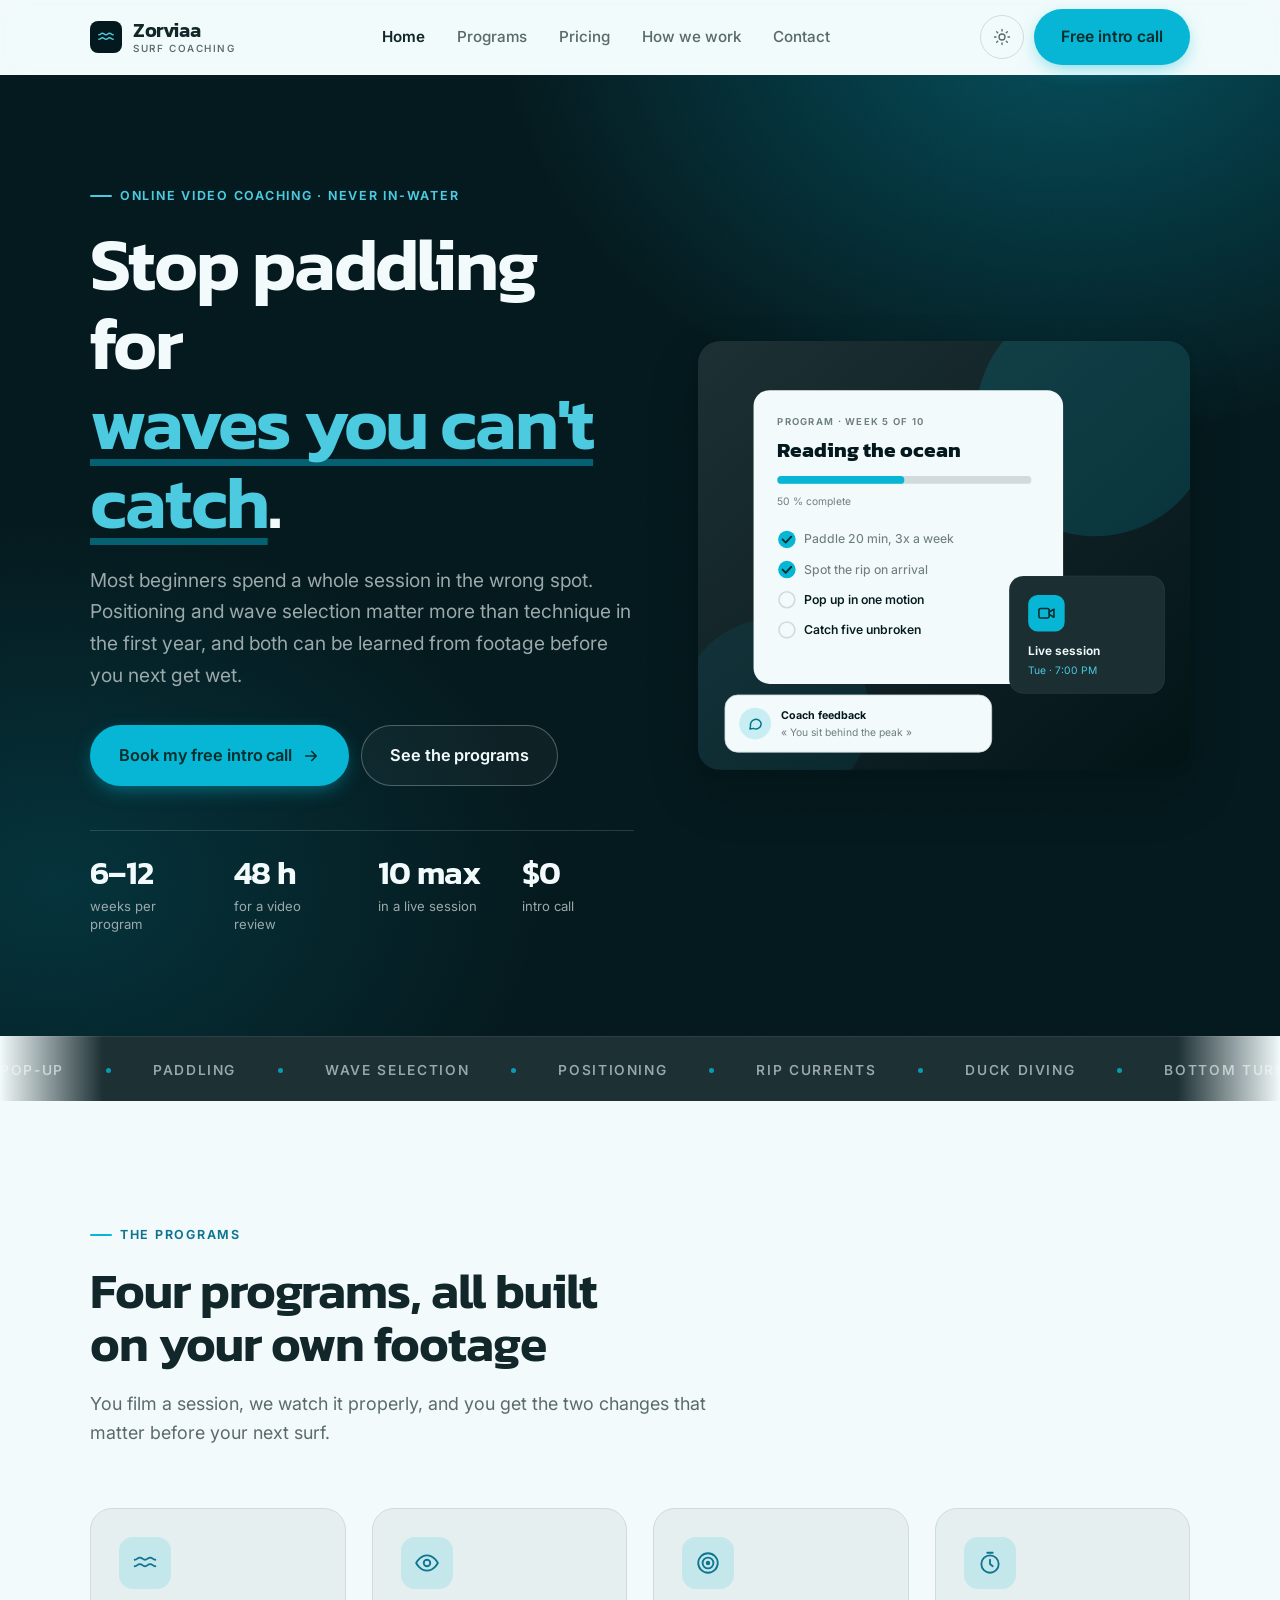
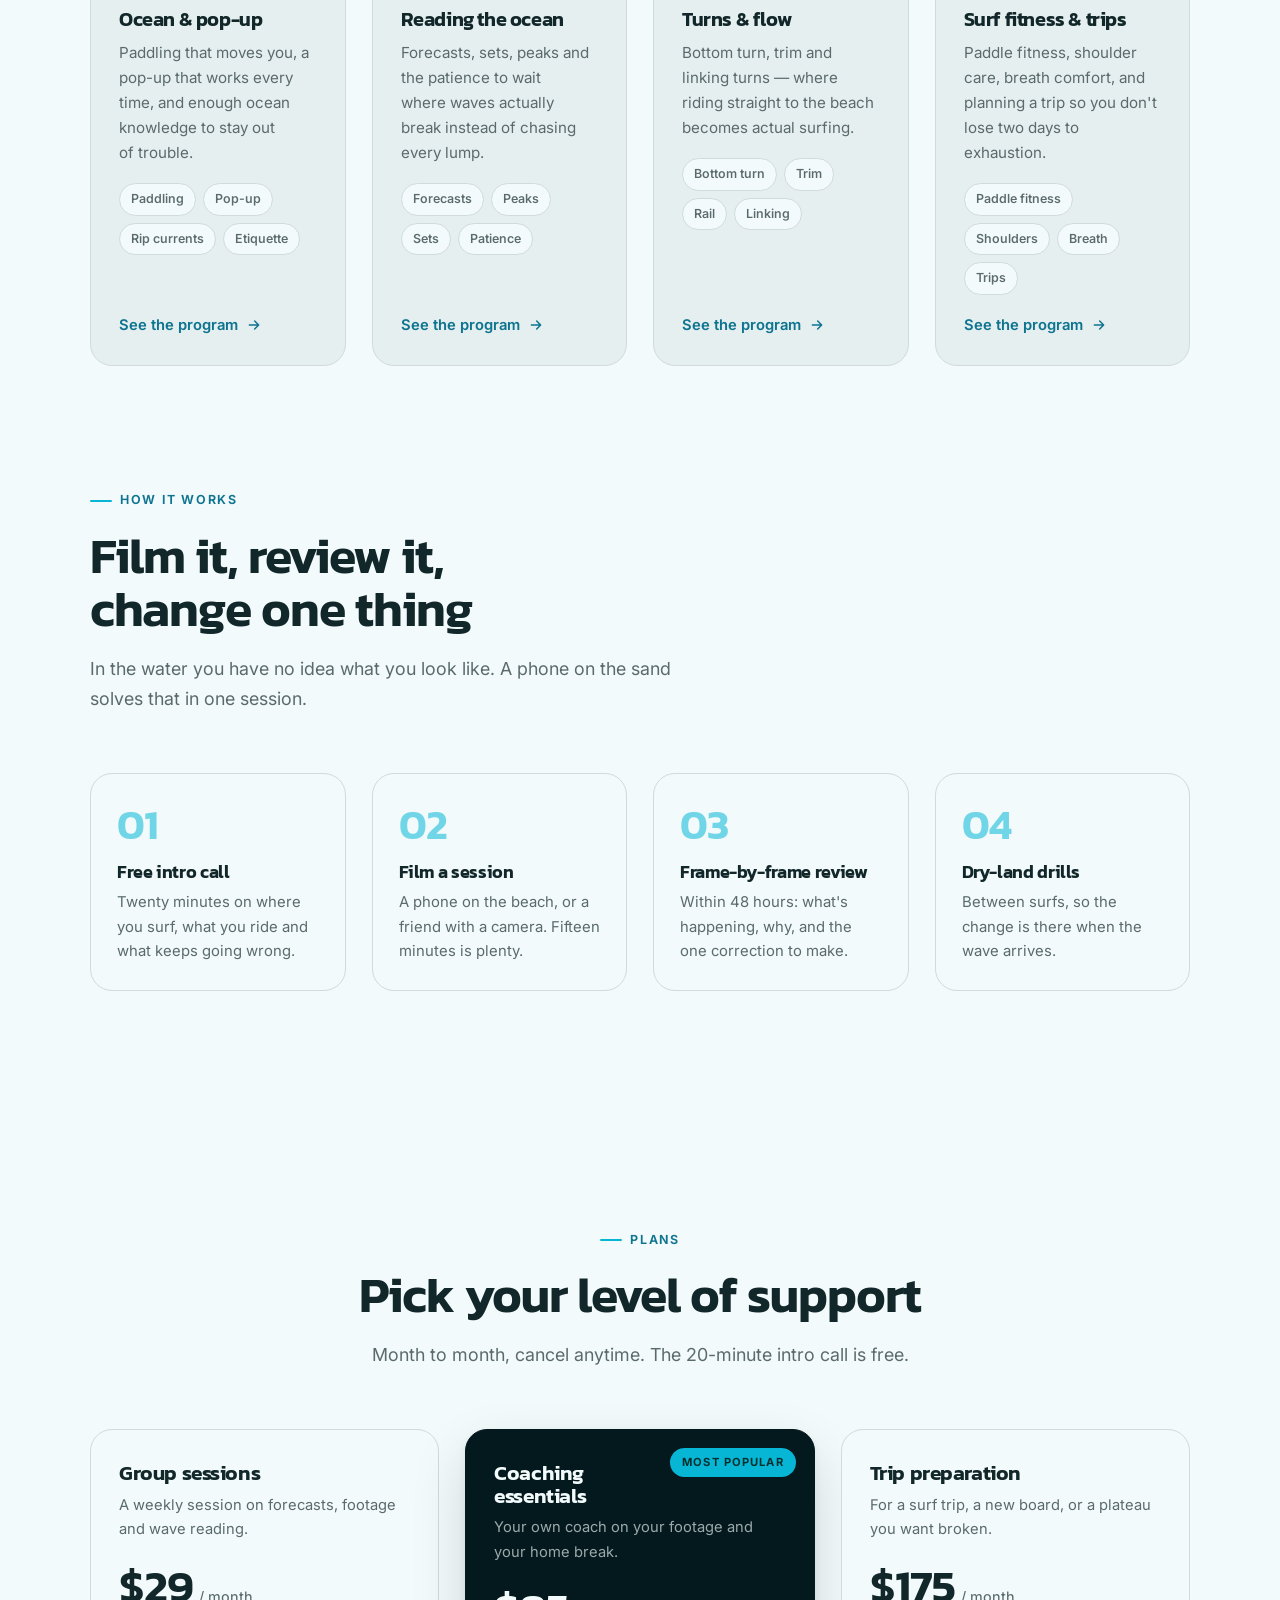
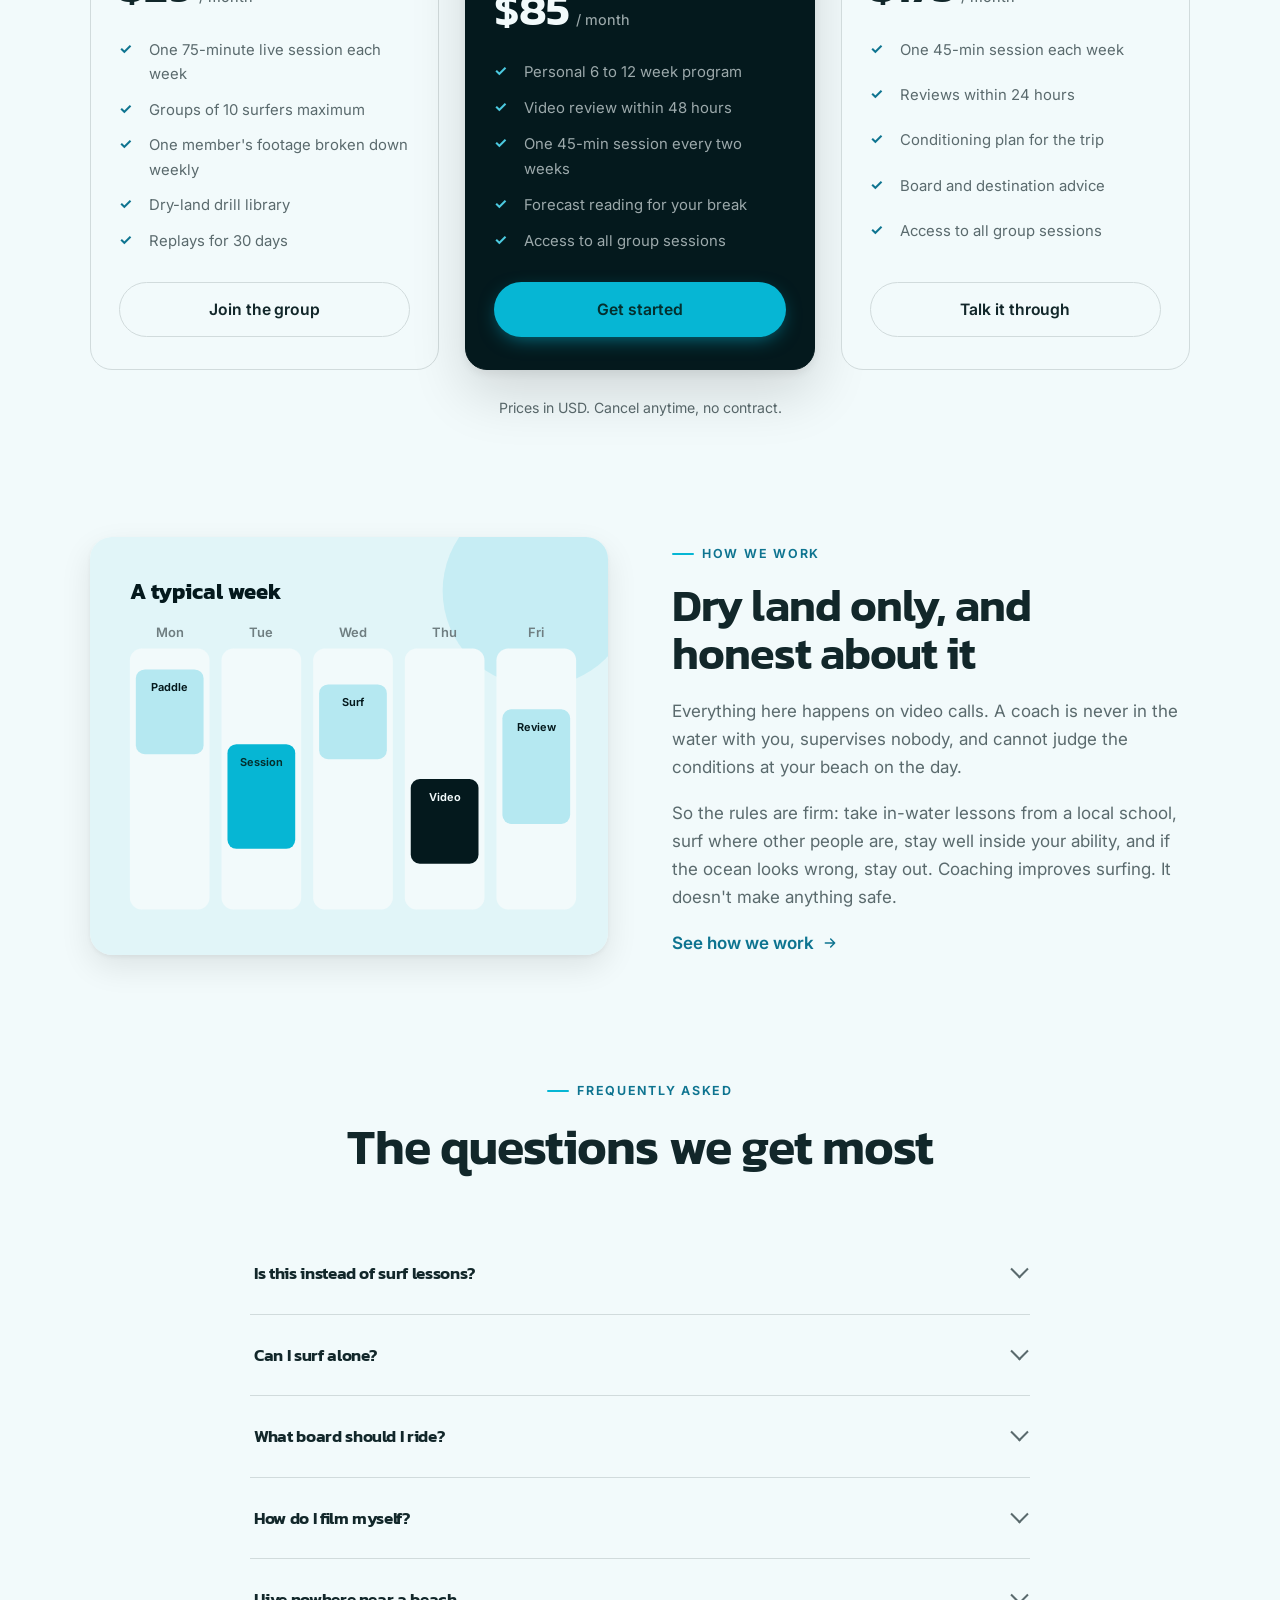
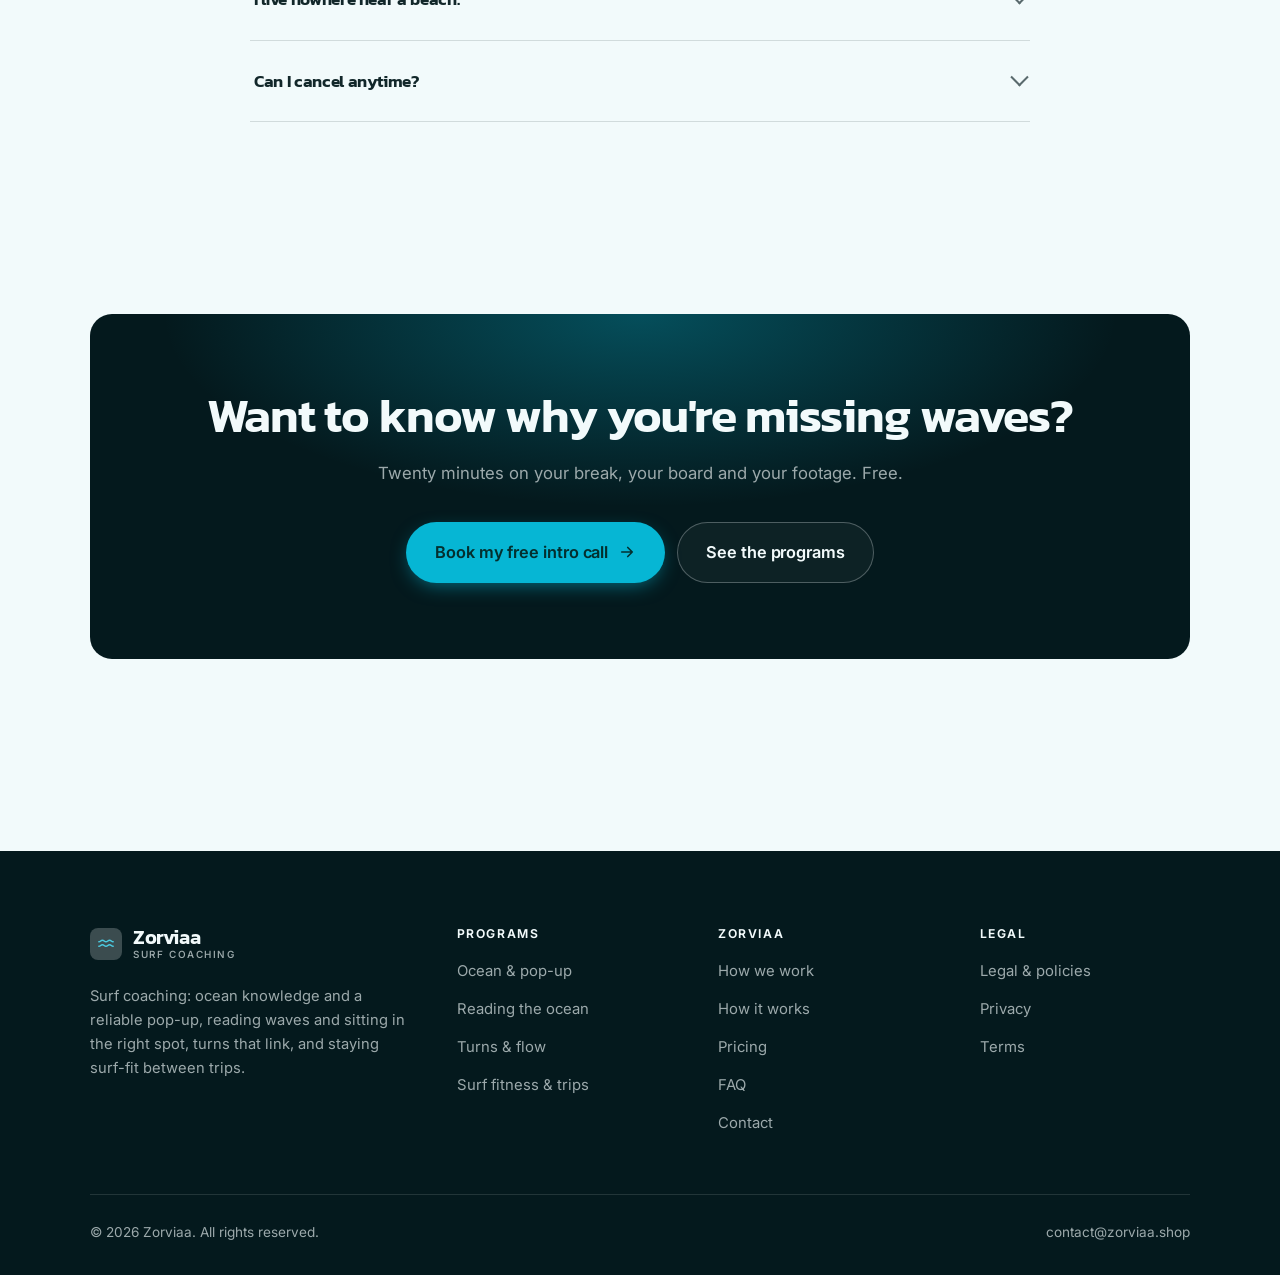
<file: index.html>
<!DOCTYPE html>
<html lang="en" class="no-js">
<head>
<meta charset="utf-8">
<meta name="viewport" content="width=device-width, initial-scale=1">
<title>Zorviaa — Surf coaching: stop paddling for waves you can't catch</title>
<meta name="description" content="Online surf coaching: ocean reading, pop-up technique, positioning, turns and surf fitness. Video review of your own sessions. Free intro call.">
<link rel="canonical" href="https://zorviaa.shop/">

<meta property="og:type" content="website">
<meta property="og:url" content="https://zorviaa.shop/">
<meta property="og:site_name" content="Zorviaa">
<meta property="og:locale" content="en_US">
<meta property="og:title" content="Zorviaa — Surf coaching: stop paddling for waves you can't catch">
<meta property="og:description" content="Online surf coaching: ocean reading, pop-up technique, positioning, turns and surf fitness. Video review of your own sessions. Free intro call.">
<meta name="theme-color" content="#04191d">

<link rel="icon" href="assets/img/favicon.svg" type="image/svg+xml">
<link rel="preconnect" href="https://fonts.googleapis.com">
<link rel="preconnect" href="https://fonts.gstatic.com" crossorigin>
<link rel="stylesheet" href="https://fonts.googleapis.com/css2?family=Kanit:wght@400;500;600;700&family=Inter:wght@400..700&display=swap">
<link rel="stylesheet" href="assets/css/style.css">

<!-- Thème appliqué avant le premier rendu (évite le flash) -->
<script>
document.documentElement.classList.remove('no-js');
(function(){try{var t=localStorage.getItem('site-theme');if(t){document.documentElement.setAttribute('data-theme',t);}}catch(e){}})();
</script>
<script type="application/ld+json">
{
  "@context": "https://schema.org",
  "@type": "Organization",
  "name": "Zorviaa",
  "url": "https://zorviaa.shop/",
  "email": "contact@zorviaa.shop",
  "description": "Online surf coaching: ocean reading, pop-up technique, positioning, turns and surf fitness. Video review of your own sessions. Free intro call.",
  "areaServed": "US",
  "knowsLanguage": "en"
}
</script>
</head>

<body>
<a class="skip-link" href="#main">Skip to main content</a>

<header class="site-header">
  <nav class="wrap nav" aria-label="Main navigation">
    <a class="brand" href="index.html">
      <svg class="brand__mark" viewBox="0 0 64 64" aria-hidden="true">
        <rect class="bm-bg" width="64" height="64" rx="16"/>
        <g class="bm-ic" transform="translate(14 14) scale(1.5)" fill="none" stroke-width="2.1" stroke-linecap="round" stroke-linejoin="round"><path d="M2.5 9c2.4 0 2.4-2 4.75-2s2.4 2 4.75 2 2.4-2 4.75-2 2.4 2 4.75 2M2.5 15c2.4 0 2.4-2 4.75-2s2.4 2 4.75 2 2.4-2 4.75-2 2.4 2 4.75 2"/></g>
      </svg>
      <span>Zorviaa<span class="brand__sub">Surf coaching</span></span>
    </a>

    <ul class="nav__links" id="nav-links">
      <li><a href="index.html" aria-current="page">Home</a></li>
      <li><a href="programs.html">Programs</a></li>
      <li><a href="index.html#pricing">Pricing</a></li>
      <li><a href="about.html">How we work</a></li>
      <li><a href="contact.html">Contact</a></li>
      <li><a class="btn btn--primary" href="contact.html">Free intro call</a></li>
    </ul>

    <div class="nav__cta">
      <button class="theme-toggle" type="button" aria-label="Switch to dark theme">
        <svg class="icon-sun" viewBox="0 0 24 24" fill="none" stroke="currentColor" stroke-width="1.8" stroke-linecap="round" aria-hidden="true"><circle cx="12" cy="12" r="4"/><path d="M12 2v2m0 16v2M2 12h2m16 0h2M4.9 4.9l1.4 1.4m11.4 11.4 1.4 1.4M19.1 4.9l-1.4 1.4M6.3 17.7l-1.4 1.4"/></svg>
        <svg class="icon-moon" viewBox="0 0 24 24" fill="none" stroke="currentColor" stroke-width="1.8" stroke-linecap="round" stroke-linejoin="round" aria-hidden="true"><path d="M21 12.8A9 9 0 1 1 11.2 3a7 7 0 0 0 9.8 9.8z"/></svg>
      </button>
      <a class="btn btn--primary" href="contact.html">Free intro call</a>
      <button class="nav__toggle" type="button" aria-expanded="false" aria-controls="nav-links" aria-label="Open menu">
        <svg class="icon-open" viewBox="0 0 24 24" fill="none" stroke="currentColor" stroke-width="2" stroke-linecap="round" aria-hidden="true"><path d="M3 6h18M3 12h18M3 18h18"/></svg>
        <svg class="icon-close" viewBox="0 0 24 24" fill="none" stroke="currentColor" stroke-width="2" stroke-linecap="round" aria-hidden="true"><path d="M6 6l12 12M18 6L6 18"/></svg>
      </button>
    </div>
  </nav>
</header>

<main id="main">

<section class="hero">
  <div class="wrap hero__inner">
    <div>
      <span class="eyebrow hero__eyebrow">Online video coaching · Never in-water</span>
      <h1>Stop paddling for<br> <em>waves you can't catch</em>.</h1>
      <p class="hero__lede">Most beginners spend a whole session in the wrong spot. Positioning and wave selection matter more than technique in the first year, and both can be learned from footage before you next get wet.</p>

      <div class="hero__actions">
        <a class="btn btn--primary btn--lg" href="contact.html">Book my free intro call <svg viewBox="0 0 24 24" fill="none" stroke="currentColor" stroke-width="2.2" stroke-linecap="round" stroke-linejoin="round" aria-hidden="true"><path d="M5 12h14M13 6l6 6-6 6"/></svg></a>
        <a class="btn btn--on-dark btn--lg" href="programs.html">See the programs</a>
      </div>

      <ul class="hero__proof">
        <li><span class="stat__num">6–12</span><span class="stat__label">weeks per program</span></li>
        <li><span class="stat__num">48 h</span><span class="stat__label">for a video review</span></li>
        <li><span class="stat__num">10 max</span><span class="stat__label">in a live session</span></li>
        <li><span class="stat__num">$0</span><span class="stat__label">intro call</span></li>
      </ul>
    </div>

    <div class="hero__art">
      <svg viewBox="0 0 620 540" role="img" aria-label="A surf program in week 5 of 10, showing this week's work, the next live session and coach feedback.">
        <defs>
          <linearGradient id="hbg" x1="0" y1="0" x2="1" y2="1">
            <stop offset="0" stop-color="#1d3034"/><stop offset="1" stop-color="#031417"/>
          </linearGradient>
        </defs>
        <rect width="620" height="540" rx="22" fill="url(#hbg)"/>
        <circle cx="500" cy="96" r="150" fill="#06b6d4" opacity=".16"/>
        <circle cx="96" cy="470" r="120" fill="#06b6d4" opacity=".08"/>

        <g style="font-family: var(--font-body)">
          <!-- Carte programme -->
          <rect x="70" y="62" width="390" height="370" rx="20" fill="#f2fafb"/>
          <text x="100" y="106" font-size="12" font-weight="650" letter-spacing="1.6" fill="#6f7e81">PROGRAM · WEEK 5 OF 10</text>
          <text x="100" y="146" font-size="27" font-weight="700" fill="#04191d" style="font-family: var(--font-display)">Reading the ocean</text>
          <rect x="100" y="170" width="320" height="10" rx="5" fill="#d1dbdc"/>
          <rect x="100" y="170" width="160" height="10" rx="5" fill="#06b6d4"/>
          <text x="100" y="206" font-size="13" fill="#6f7e81">50 % complete</text>
          <circle cx="112" cy="250" r="11" fill="#06b6d4"/><path d="M106.5 250l4 4 7-7.5" fill="none" stroke="#042f2e" stroke-width="2.4" stroke-linecap="round" stroke-linejoin="round"/><text x="134" y="255" font-size="15.5" fill="#6f7e81" font-weight="450">Paddle 20 min, 3x a week</text>
          <circle cx="112" cy="288" r="11" fill="#06b6d4"/><path d="M106.5 288l4 4 7-7.5" fill="none" stroke="#042f2e" stroke-width="2.4" stroke-linecap="round" stroke-linejoin="round"/><text x="134" y="293" font-size="15.5" fill="#6f7e81" font-weight="450">Spot the rip on arrival</text>
          <circle cx="112" cy="326" r="10" fill="none" stroke="#d1dbdc" stroke-width="2"/><text x="134" y="331" font-size="15.5" fill="#04191d" font-weight="560">Pop up in one motion</text>
          <circle cx="112" cy="364" r="10" fill="none" stroke="#d1dbdc" stroke-width="2"/><text x="134" y="369" font-size="15.5" fill="#04191d" font-weight="560">Catch five unbroken</text>

          <!-- Carte séance -->
          <rect x="392" y="296" width="196" height="148" rx="18" fill="#1b2e31" stroke="#ffffff" stroke-opacity=".08"/>
          <rect x="416" y="320" width="46" height="46" rx="12" fill="#06b6d4"/>
          <g transform="translate(427 331)" fill="none" stroke="#042f2e" color="#042f2e" stroke-width="2" stroke-linecap="round" stroke-linejoin="round"><rect x="2.5" y="6" width="13" height="12" rx="2.5"/><path d="M15.5 10.5 21.5 7v10l-6-3.5z"/></g>
          <text x="416" y="396" font-size="15" font-weight="650" fill="#f2fafb">Live session</text>
          <text x="416" y="420" font-size="13" fill="#4ccae0">Tue · 7:00 PM</text>

          <!-- Retour du coach -->
          <rect x="34" y="446" width="336" height="72" rx="16" fill="#f2fafb" stroke="#d1dbdc"/>
          <circle cx="72" cy="482" r="20" fill="#c8eef4"/>
          <g transform="translate(62 472) scale(.84)" fill="none" stroke="#04768a" stroke-width="2.2" stroke-linecap="round" stroke-linejoin="round"><path d="M21 12a8 8 0 0 1-11.6 7.1L4 20l1-4.6A8 8 0 1 1 21 12z"/></g>
          <text x="104" y="476" font-size="13.5" font-weight="700" fill="#04191d">Coach feedback</text>
          <text x="104" y="498" font-size="13" fill="#6f7e81">« You sit behind the peak »</text>
        </g>
      </svg>
    </div>
  </div>
</section>

<div class="marquee" aria-hidden="true">
  <div class="marquee__track"><span>Pop-up</span><span>Paddling</span><span>Wave selection</span><span>Positioning</span><span>Rip currents</span><span>Duck diving</span><span>Bottom turn</span><span>Tide and swell</span><span>Etiquette</span><span>Surf fitness</span><span>Pop-up</span><span>Paddling</span><span>Wave selection</span><span>Positioning</span><span>Rip currents</span><span>Duck diving</span><span>Bottom turn</span><span>Tide and swell</span><span>Etiquette</span><span>Surf fitness</span></div>
</div>

<section class="section wrap" id="programs">
  <div class="section-head reveal">
    <span class="eyebrow">The programs</span>
    <h2>Four programs, all built on your own footage</h2>
    <p>You film a session, we watch it properly, and you get the two changes that matter before your next surf.</p>
  </div>
  <div class="grid grid--4 reveal-group">
    <a class="card" href="programs.html#basics">
      <div class="card__icon"><svg viewBox="0 0 24 24" fill="none" stroke="currentColor" stroke-width="1.7" stroke-linecap="round" stroke-linejoin="round" aria-hidden="true"><path d="M2.5 9c2.4 0 2.4-2 4.75-2s2.4 2 4.75 2 2.4-2 4.75-2 2.4 2 4.75 2M2.5 15c2.4 0 2.4-2 4.75-2s2.4 2 4.75 2 2.4-2 4.75-2 2.4 2 4.75 2"/></svg></div>
      <h3>Ocean &amp; pop-up</h3>
      <p>Paddling that moves you, a pop-up that works every time, and enough ocean knowledge to stay out of trouble.</p>
      <ul class="tags"><li>Paddling</li><li>Pop-up</li><li>Rip currents</li><li>Etiquette</li></ul>
      <span class="arrow-link">See the program <svg viewBox="0 0 24 24" fill="none" stroke="currentColor" stroke-width="2.2" stroke-linecap="round" stroke-linejoin="round" aria-hidden="true"><path d="M5 12h14M13 6l6 6-6 6"/></svg></span>
    </a>
    <a class="card" href="programs.html#waves">
      <div class="card__icon"><svg viewBox="0 0 24 24" fill="none" stroke="currentColor" stroke-width="1.7" stroke-linecap="round" stroke-linejoin="round" aria-hidden="true"><path d="M2 12s3.6-7 10-7 10 7 10 7-3.6 7-10 7S2 12 2 12z"/><circle cx="12" cy="12" r="3"/></svg></div>
      <h3>Reading the ocean</h3>
      <p>Forecasts, sets, peaks and the patience to wait where waves actually break instead of chasing every lump.</p>
      <ul class="tags"><li>Forecasts</li><li>Peaks</li><li>Sets</li><li>Patience</li></ul>
      <span class="arrow-link">See the program <svg viewBox="0 0 24 24" fill="none" stroke="currentColor" stroke-width="2.2" stroke-linecap="round" stroke-linejoin="round" aria-hidden="true"><path d="M5 12h14M13 6l6 6-6 6"/></svg></span>
    </a>
    <a class="card" href="programs.html#turns">
      <div class="card__icon"><svg viewBox="0 0 24 24" fill="none" stroke="currentColor" stroke-width="1.7" stroke-linecap="round" stroke-linejoin="round" aria-hidden="true"><circle cx="12" cy="12" r="9"/><circle cx="12" cy="12" r="5"/><circle cx="12" cy="12" r="1.2" fill="currentColor"/></svg></div>
      <h3>Turns &amp; flow</h3>
      <p>Bottom turn, trim and linking turns — where riding straight to the beach becomes actual surfing.</p>
      <ul class="tags"><li>Bottom turn</li><li>Trim</li><li>Rail</li><li>Linking</li></ul>
      <span class="arrow-link">See the program <svg viewBox="0 0 24 24" fill="none" stroke="currentColor" stroke-width="2.2" stroke-linecap="round" stroke-linejoin="round" aria-hidden="true"><path d="M5 12h14M13 6l6 6-6 6"/></svg></span>
    </a>
    <a class="card" href="programs.html#fitness">
      <div class="card__icon"><svg viewBox="0 0 24 24" fill="none" stroke="currentColor" stroke-width="1.7" stroke-linecap="round" stroke-linejoin="round" aria-hidden="true"><circle cx="12" cy="13" r="8"/><path d="M12 9v4l2.5 2M9.5 2.5h5"/></svg></div>
      <h3>Surf fitness &amp; trips</h3>
      <p>Paddle fitness, shoulder care, breath comfort, and planning a trip so you don't lose two days to exhaustion.</p>
      <ul class="tags"><li>Paddle fitness</li><li>Shoulders</li><li>Breath</li><li>Trips</li></ul>
      <span class="arrow-link">See the program <svg viewBox="0 0 24 24" fill="none" stroke="currentColor" stroke-width="2.2" stroke-linecap="round" stroke-linejoin="round" aria-hidden="true"><path d="M5 12h14M13 6l6 6-6 6"/></svg></span>
    </a>
  </div>
</section>

<section class="section section--flush wrap" id="how-it-works">
  <div class="section-head reveal">
    <span class="eyebrow">How it works</span>
    <h2>Film it, review it, change one thing</h2>
    <p>In the water you have no idea what you look like. A phone on the sand solves that in one session.</p>
  </div>
  <div class="grid grid--4 steps reveal-group">
    <article class="step">
      <h3>Free intro call</h3>
      <p>Twenty minutes on where you surf, what you ride and what keeps going wrong.</p>
    </article>
    <article class="step">
      <h3>Film a session</h3>
      <p>A phone on the beach, or a friend with a camera. Fifteen minutes is plenty.</p>
    </article>
    <article class="step">
      <h3>Frame-by-frame review</h3>
      <p>Within 48 hours: what's happening, why, and the one correction to make.</p>
    </article>
    <article class="step">
      <h3>Dry-land drills</h3>
      <p>Between surfs, so the change is there when the wave arrives.</p>
    </article>
  </div>
</section>

<section class="section wrap" id="pricing">
  <div class="section-head section-head--center reveal">
    <span class="eyebrow">Plans</span>
    <h2>Pick your level of support</h2>
    <p>Month to month, cancel anytime. The 20-minute intro call is free.</p>
  </div>
  <div class="grid grid--3 plans reveal-group">
    <article class="plan">
      
      <h3>Group sessions</h3>
      <p class="plan__desc">A weekly session on forecasts, footage and wave reading.</p>
      <p class="plan__price">$29<span class="plan__period">/ month</span></p>
      <ul class="plan__features">
        <li>One 75-minute live session each week</li>
        <li>Groups of 10 surfers maximum</li>
        <li>One member's footage broken down weekly</li>
        <li>Dry-land drill library</li>
        <li>Replays for 30 days</li>
      </ul>
      <a class="btn btn--ghost btn--block" href="contact.html">Join the group</a>
    </article>
    <article class="plan plan--featured">
      <span class="plan__tag">Most popular</span>
      <h3>Coaching essentials</h3>
      <p class="plan__desc">Your own coach on your footage and your home break.</p>
      <p class="plan__price">$85<span class="plan__period">/ month</span></p>
      <ul class="plan__features">
        <li>Personal 6 to 12 week program</li>
        <li>Video review within 48 hours</li>
        <li>One 45-min session every two weeks</li>
        <li>Forecast reading for your break</li>
        <li>Access to all group sessions</li>
      </ul>
      <a class="btn btn--primary btn--block" href="contact.html">Get started</a>
    </article>
    <article class="plan">
      
      <h3>Trip preparation</h3>
      <p class="plan__desc">For a surf trip, a new board, or a plateau you want broken.</p>
      <p class="plan__price">$175<span class="plan__period">/ month</span></p>
      <ul class="plan__features">
        <li>One 45-min session each week</li>
        <li>Reviews within 24 hours</li>
        <li>Conditioning plan for the trip</li>
        <li>Board and destination advice</li>
        <li>Access to all group sessions</li>
      </ul>
      <a class="btn btn--ghost btn--block" href="contact.html">Talk it through</a>
    </article>
  </div>
  <p class="plans-note">Prices in USD. Cancel anytime, no contract.</p>
</section>

<section class="section section--flush wrap">
  <div class="split reveal">
    <div class="split__art">
      <svg viewBox="0 0 520 420" role="img" aria-label="Example of a typical week: Paddle, Session, Surf, Video, Review.">
        <rect width="520" height="420" rx="20" fill="#e1f5f8"/>
        <circle cx="450" cy="54" r="96" fill="#06b6d4" opacity=".12"/>
        <g style="font-family: var(--font-body)">
        <text x="40" y="62" font-size="22" font-weight="700" fill="#04191d" style="font-family: var(--font-display)">A typical week</text>
        <text x="80" y="100" text-anchor="middle" font-size="13" font-weight="600" fill="#6f7e81">Mon</text>
        <rect x="40" y="112" width="80" height="262" rx="12" fill="#f2fafb"/>
        <rect x="46" y="133" width="68" height="85" rx="9" fill="#b5e8f1"/>
        <text x="80" y="155" text-anchor="middle" font-size="11" font-weight="650" fill="#04191d">Paddle</text>
        <text x="172" y="100" text-anchor="middle" font-size="13" font-weight="600" fill="#6f7e81">Tue</text>
        <rect x="132" y="112" width="80" height="262" rx="12" fill="#f2fafb"/>
        <rect x="138" y="208" width="68" height="105" rx="9" fill="#06b6d4"/>
        <text x="172" y="230" text-anchor="middle" font-size="11" font-weight="650" fill="#042f2e">Session</text>
        <text x="264" y="100" text-anchor="middle" font-size="13" font-weight="600" fill="#6f7e81">Wed</text>
        <rect x="224" y="112" width="80" height="262" rx="12" fill="#f2fafb"/>
        <rect x="230" y="148" width="68" height="75" rx="9" fill="#b5e8f1"/>
        <text x="264" y="170" text-anchor="middle" font-size="11" font-weight="650" fill="#04191d">Surf</text>
        <text x="356" y="100" text-anchor="middle" font-size="13" font-weight="600" fill="#6f7e81">Thu</text>
        <rect x="316" y="112" width="80" height="262" rx="12" fill="#f2fafb"/>
        <rect x="322" y="243" width="68" height="85" rx="9" fill="#04191d"/>
        <text x="356" y="265" text-anchor="middle" font-size="11" font-weight="650" fill="#f2fafb">Video</text>
        <text x="448" y="100" text-anchor="middle" font-size="13" font-weight="600" fill="#6f7e81">Fri</text>
        <rect x="408" y="112" width="80" height="262" rx="12" fill="#f2fafb"/>
        <rect x="414" y="173" width="68" height="115" rx="9" fill="#b5e8f1"/>
        <text x="448" y="195" text-anchor="middle" font-size="11" font-weight="650" fill="#04191d">Review</text>
        </g>
      </svg>
    </div>
    <div>
      <span class="eyebrow">How we work</span>
      <h2>Dry land only, and honest about it</h2>
      <p>Everything here happens on video calls. A coach is never in the water with you, supervises nobody, and cannot judge the conditions at your beach on the day.</p>
      <p>So the rules are firm: take in-water lessons from a local school, surf where other people are, stay well inside your ability, and if the ocean looks wrong, stay out. Coaching improves surfing. It doesn't make anything safe.</p>
      <p><a class="arrow-link" href="about.html">See how we work <svg viewBox="0 0 24 24" fill="none" stroke="currentColor" stroke-width="2.2" stroke-linecap="round" stroke-linejoin="round" aria-hidden="true"><path d="M5 12h14M13 6l6 6-6 6"/></svg></a></p>
    </div>
  </div>
</section>

<section class="section section--flush wrap" id="faq">
  <div class="section-head section-head--center reveal">
    <span class="eyebrow">Frequently asked</span>
    <h2>The questions we get most</h2>
  </div>
  <div class="faq reveal">
    <details>
      <summary>Is this instead of surf lessons?</summary>
      <p>No. Take in-water lessons locally, especially at the start. This is the coaching between them — footage review, positioning, drills and forecasts — which lessons rarely have time for.</p>
    </details>
    <details>
      <summary>Can I surf alone?</summary>
      <p>Please don't, and we won't coach anyone planning to. Surf where there are other people, ideally with lifeguards on duty.</p>
    </details>
    <details>
      <summary>What board should I ride?</summary>
      <p>Almost always more volume than you want. Riding a board that's too small is the most common reason people stop progressing, and we'll say so plainly.</p>
    </details>
    <details>
      <summary>How do I film myself?</summary>
      <p>A phone propped on a bag on the sand works. Film wide rather than zoomed — positioning and timing matter more than close-ups.</p>
    </details>
    <details>
      <summary>I live nowhere near a beach.</summary>
      <p>A lot of this is dry land: pop-up drills, paddle fitness, breath work, forecast reading. Then you make the most of the trips you do take.</p>
    </details>
    <details>
      <summary>Can I cancel anytime?</summary>
      <p>Yes. No contract, no minimum term. Access stays open until the end of the month you already paid for.</p>
    </details>
  </div>
</section>

<section class="wrap section--tight">
  <div class="cta-band reveal">
    <h2>Want to know why you're missing waves?</h2>
    <p>Twenty minutes on your break, your board and your footage. Free.</p>
    <div class="hero__actions">
      <a class="btn btn--primary btn--lg" href="contact.html">Book my free intro call <svg viewBox="0 0 24 24" fill="none" stroke="currentColor" stroke-width="2.2" stroke-linecap="round" stroke-linejoin="round" aria-hidden="true"><path d="M5 12h14M13 6l6 6-6 6"/></svg></a>
      <a class="btn btn--on-dark btn--lg" href="programs.html">See the programs</a>
    </div>
  </div>
</section>

</main>

<footer class="site-footer">
  <div class="wrap">
    <div class="footer__grid">
      <div class="footer__brand">
        <a class="brand" href="index.html">
          <svg class="brand__mark" viewBox="0 0 64 64" aria-hidden="true">
        <rect class="bm-bg" width="64" height="64" rx="16"/>
        <g class="bm-ic" transform="translate(14 14) scale(1.5)" fill="none" stroke-width="2.1" stroke-linecap="round" stroke-linejoin="round"><path d="M2.5 9c2.4 0 2.4-2 4.75-2s2.4 2 4.75 2 2.4-2 4.75-2 2.4 2 4.75 2M2.5 15c2.4 0 2.4-2 4.75-2s2.4 2 4.75 2 2.4-2 4.75-2 2.4 2 4.75 2"/></g>
      </svg>
          <span>Zorviaa<span class="brand__sub">Surf coaching</span></span>
        </a>
        <p>Surf coaching: ocean knowledge and a reliable pop-up, reading waves and sitting in the right spot, turns that link, and staying surf-fit between trips.</p>
      </div>

      <div class="footer__col">
        <h4>Programs</h4>
        <ul>
          <li><a href="programs.html#basics">Ocean &amp; pop-up</a></li>
          <li><a href="programs.html#waves">Reading the ocean</a></li>
          <li><a href="programs.html#turns">Turns &amp; flow</a></li>
          <li><a href="programs.html#fitness">Surf fitness &amp; trips</a></li>
        </ul>
      </div>

      <div class="footer__col">
        <h4>Zorviaa</h4>
        <ul>
          <li><a href="about.html">How we work</a></li>
          <li><a href="index.html#how-it-works">How it works</a></li>
          <li><a href="index.html#pricing">Pricing</a></li>
          <li><a href="index.html#faq">FAQ</a></li>
          <li><a href="contact.html">Contact</a></li>
        </ul>
      </div>

      <div class="footer__col">
        <h4>Legal</h4>
        <ul>
          <li><a href="legal.html">Legal &amp; policies</a></li>
          <li><a href="legal.html#privacy">Privacy</a></li>
          <li><a href="legal.html#terms">Terms</a></li>
        </ul>
      </div>
    </div>

    <div class="footer__bottom">
      <p>© <span data-year>2026</span> Zorviaa. All rights reserved.</p>
      <p><a href="mailto:contact@zorviaa.shop">contact@zorviaa.shop</a></p>
    </div>
  </div>
</footer>

<script src="assets/js/main.js" defer></script>
</body>
</html>
</file>
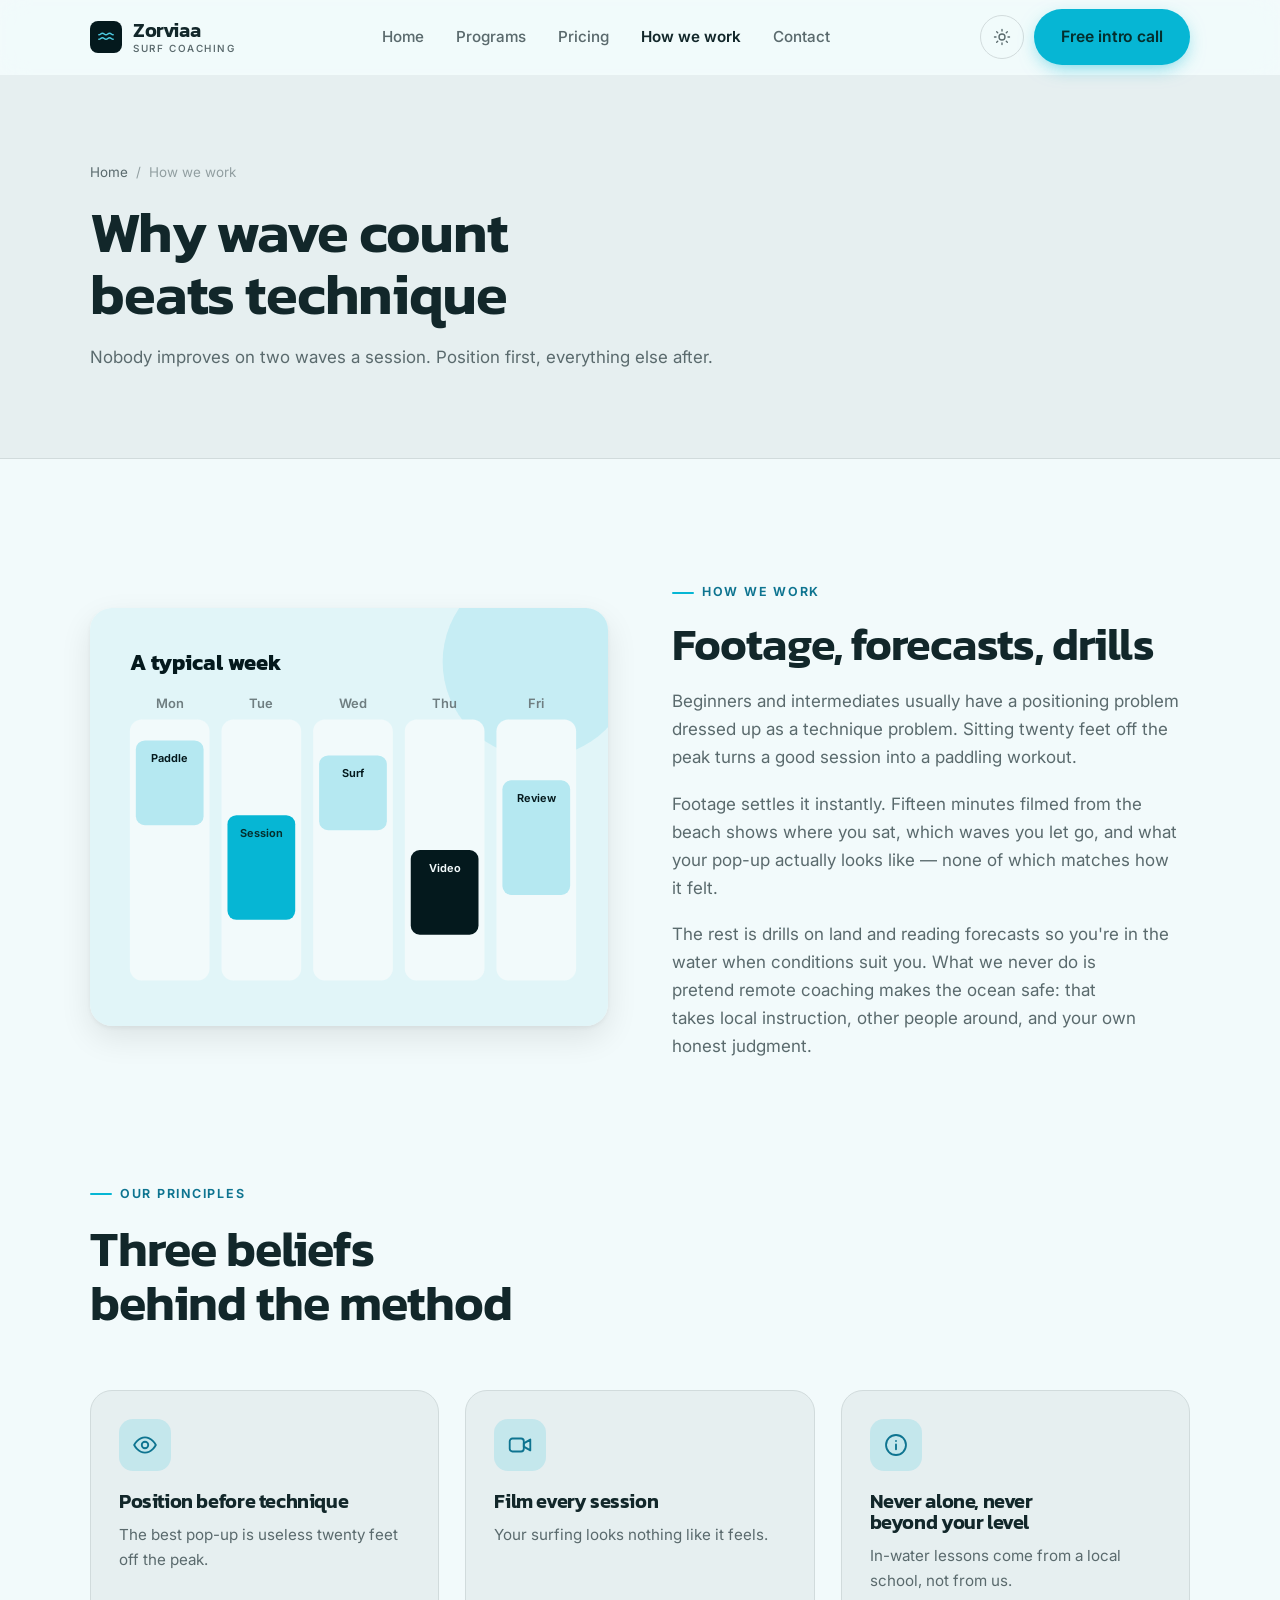
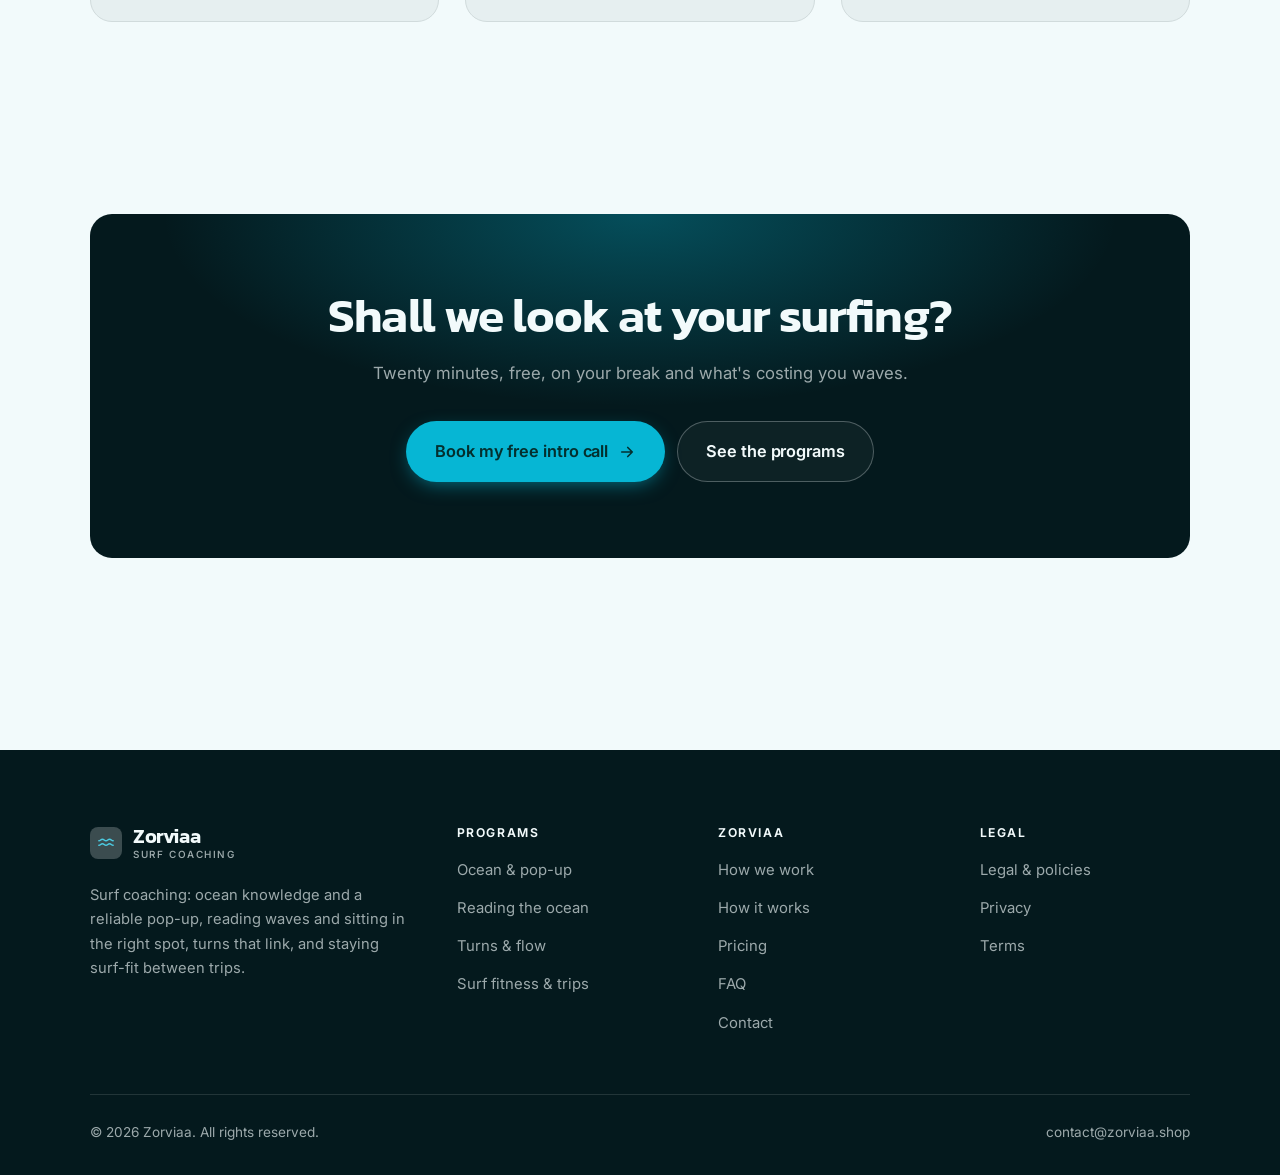
<file: about.html>
<!DOCTYPE html>
<html lang="en" class="no-js">
<head>
<meta charset="utf-8">
<meta name="viewport" content="width=device-width, initial-scale=1">
<title>How we work — Zorviaa</title>
<meta name="description" content="Why surf progress comes from positioning and footage, and where Zorviaa's coaching stops.">
<link rel="canonical" href="https://zorviaa.shop/about.html">

<meta property="og:type" content="website">
<meta property="og:url" content="https://zorviaa.shop/about.html">
<meta property="og:site_name" content="Zorviaa">
<meta property="og:locale" content="en_US">
<meta property="og:title" content="How we work — Zorviaa">
<meta property="og:description" content="Why surf progress comes from positioning and footage, and where Zorviaa's coaching stops.">
<meta name="theme-color" content="#04191d">

<link rel="icon" href="assets/img/favicon.svg" type="image/svg+xml">
<link rel="preconnect" href="https://fonts.googleapis.com">
<link rel="preconnect" href="https://fonts.gstatic.com" crossorigin>
<link rel="stylesheet" href="https://fonts.googleapis.com/css2?family=Kanit:wght@400;500;600;700&family=Inter:wght@400..700&display=swap">
<link rel="stylesheet" href="assets/css/style.css">

<!-- Thème appliqué avant le premier rendu (évite le flash) -->
<script>
document.documentElement.classList.remove('no-js');
(function(){try{var t=localStorage.getItem('site-theme');if(t){document.documentElement.setAttribute('data-theme',t);}}catch(e){}})();
</script>
</head>

<body>
<a class="skip-link" href="#main">Skip to main content</a>

<header class="site-header">
  <nav class="wrap nav" aria-label="Main navigation">
    <a class="brand" href="index.html">
      <svg class="brand__mark" viewBox="0 0 64 64" aria-hidden="true">
        <rect class="bm-bg" width="64" height="64" rx="16"/>
        <g class="bm-ic" transform="translate(14 14) scale(1.5)" fill="none" stroke-width="2.1" stroke-linecap="round" stroke-linejoin="round"><path d="M2.5 9c2.4 0 2.4-2 4.75-2s2.4 2 4.75 2 2.4-2 4.75-2 2.4 2 4.75 2M2.5 15c2.4 0 2.4-2 4.75-2s2.4 2 4.75 2 2.4-2 4.75-2 2.4 2 4.75 2"/></g>
      </svg>
      <span>Zorviaa<span class="brand__sub">Surf coaching</span></span>
    </a>

    <ul class="nav__links" id="nav-links">
      <li><a href="index.html">Home</a></li>
      <li><a href="programs.html">Programs</a></li>
      <li><a href="index.html#pricing">Pricing</a></li>
      <li><a href="about.html" aria-current="page">How we work</a></li>
      <li><a href="contact.html">Contact</a></li>
      <li><a class="btn btn--primary" href="contact.html">Free intro call</a></li>
    </ul>

    <div class="nav__cta">
      <button class="theme-toggle" type="button" aria-label="Switch to dark theme">
        <svg class="icon-sun" viewBox="0 0 24 24" fill="none" stroke="currentColor" stroke-width="1.8" stroke-linecap="round" aria-hidden="true"><circle cx="12" cy="12" r="4"/><path d="M12 2v2m0 16v2M2 12h2m16 0h2M4.9 4.9l1.4 1.4m11.4 11.4 1.4 1.4M19.1 4.9l-1.4 1.4M6.3 17.7l-1.4 1.4"/></svg>
        <svg class="icon-moon" viewBox="0 0 24 24" fill="none" stroke="currentColor" stroke-width="1.8" stroke-linecap="round" stroke-linejoin="round" aria-hidden="true"><path d="M21 12.8A9 9 0 1 1 11.2 3a7 7 0 0 0 9.8 9.8z"/></svg>
      </button>
      <a class="btn btn--primary" href="contact.html">Free intro call</a>
      <button class="nav__toggle" type="button" aria-expanded="false" aria-controls="nav-links" aria-label="Open menu">
        <svg class="icon-open" viewBox="0 0 24 24" fill="none" stroke="currentColor" stroke-width="2" stroke-linecap="round" aria-hidden="true"><path d="M3 6h18M3 12h18M3 18h18"/></svg>
        <svg class="icon-close" viewBox="0 0 24 24" fill="none" stroke="currentColor" stroke-width="2" stroke-linecap="round" aria-hidden="true"><path d="M6 6l12 12M18 6L6 18"/></svg>
      </button>
    </div>
  </nav>
</header>

<main id="main">

<section class="page-head">
  <div class="wrap">
    <nav class="breadcrumb" aria-label="Breadcrumb">
      <a href="index.html">Home</a><span>/</span><span aria-current="page">How we work</span>
    </nav>
    <h1>Why wave count beats technique</h1>
    <p>Nobody improves on two waves a session. Position first, everything else after.</p>
  </div>
</section>

<section class="section wrap">
  <div class="split reveal">
    <div class="split__art">
      <svg viewBox="0 0 520 420" role="img" aria-label="Example of a typical week: Paddle, Session, Surf, Video, Review.">
        <rect width="520" height="420" rx="20" fill="#e1f5f8"/>
        <circle cx="450" cy="54" r="96" fill="#06b6d4" opacity=".12"/>
        <g style="font-family: var(--font-body)">
        <text x="40" y="62" font-size="22" font-weight="700" fill="#04191d" style="font-family: var(--font-display)">A typical week</text>
        <text x="80" y="100" text-anchor="middle" font-size="13" font-weight="600" fill="#6f7e81">Mon</text>
        <rect x="40" y="112" width="80" height="262" rx="12" fill="#f2fafb"/>
        <rect x="46" y="133" width="68" height="85" rx="9" fill="#b5e8f1"/>
        <text x="80" y="155" text-anchor="middle" font-size="11" font-weight="650" fill="#04191d">Paddle</text>
        <text x="172" y="100" text-anchor="middle" font-size="13" font-weight="600" fill="#6f7e81">Tue</text>
        <rect x="132" y="112" width="80" height="262" rx="12" fill="#f2fafb"/>
        <rect x="138" y="208" width="68" height="105" rx="9" fill="#06b6d4"/>
        <text x="172" y="230" text-anchor="middle" font-size="11" font-weight="650" fill="#042f2e">Session</text>
        <text x="264" y="100" text-anchor="middle" font-size="13" font-weight="600" fill="#6f7e81">Wed</text>
        <rect x="224" y="112" width="80" height="262" rx="12" fill="#f2fafb"/>
        <rect x="230" y="148" width="68" height="75" rx="9" fill="#b5e8f1"/>
        <text x="264" y="170" text-anchor="middle" font-size="11" font-weight="650" fill="#04191d">Surf</text>
        <text x="356" y="100" text-anchor="middle" font-size="13" font-weight="600" fill="#6f7e81">Thu</text>
        <rect x="316" y="112" width="80" height="262" rx="12" fill="#f2fafb"/>
        <rect x="322" y="243" width="68" height="85" rx="9" fill="#04191d"/>
        <text x="356" y="265" text-anchor="middle" font-size="11" font-weight="650" fill="#f2fafb">Video</text>
        <text x="448" y="100" text-anchor="middle" font-size="13" font-weight="600" fill="#6f7e81">Fri</text>
        <rect x="408" y="112" width="80" height="262" rx="12" fill="#f2fafb"/>
        <rect x="414" y="173" width="68" height="115" rx="9" fill="#b5e8f1"/>
        <text x="448" y="195" text-anchor="middle" font-size="11" font-weight="650" fill="#04191d">Review</text>
        </g>
      </svg>
    </div>
    <div>
      <span class="eyebrow">How we work</span>
      <h2>Footage, forecasts, drills</h2>
      <p>Beginners and intermediates usually have a positioning problem dressed up as a technique problem. Sitting twenty feet off the peak turns a good session into a paddling workout.</p>
      <p>Footage settles it instantly. Fifteen minutes filmed from the beach shows where you sat, which waves you let go, and what your pop-up actually looks like — none of which matches how it felt.</p>
      <p>The rest is drills on land and reading forecasts so you're in the water when conditions suit you. What we never do is pretend remote coaching makes the ocean safe: that takes local instruction, other people around, and your own honest judgment.</p>
      <!--
        TO DO: add a short introduction of the coach (name, real background),
        with a photo if possible. Do not invent credentials — see README.md.
      -->
    </div>
  </div>
</section>

<section class="section section--flush wrap">
  <div class="section-head reveal">
    <span class="eyebrow">Our principles</span>
    <h2>Three beliefs behind the method</h2>
  </div>
  <div class="grid grid--3 reveal-group">
    <article class="card">
      <div class="card__icon"><svg viewBox="0 0 24 24" fill="none" stroke="currentColor" stroke-width="1.7" stroke-linecap="round" stroke-linejoin="round" aria-hidden="true"><path d="M2 12s3.6-7 10-7 10 7 10 7-3.6 7-10 7S2 12 2 12z"/><circle cx="12" cy="12" r="3"/></svg></div>
      <h3>Position before technique</h3>
      <p>The best pop-up is useless twenty feet off the peak.</p>
    </article>
    <article class="card">
      <div class="card__icon"><svg viewBox="0 0 24 24" fill="none" stroke="currentColor" stroke-width="1.7" stroke-linecap="round" stroke-linejoin="round" aria-hidden="true"><rect x="2.5" y="6" width="13" height="12" rx="2.5"/><path d="M15.5 10.5 21.5 7v10l-6-3.5z"/></svg></div>
      <h3>Film every session</h3>
      <p>Your surfing looks nothing like it feels.</p>
    </article>
    <article class="card">
      <div class="card__icon"><svg viewBox="0 0 24 24" fill="none" stroke="currentColor" stroke-width="1.7" stroke-linecap="round" stroke-linejoin="round" aria-hidden="true"><circle cx="12" cy="12" r="9.2"/><path d="M12 16v-4.5M12 8.2v.1"/></svg></div>
      <h3>Never alone, never beyond your level</h3>
      <p>In-water lessons come from a local school, not from us.</p>
    </article>
  </div>
</section>

<section class="wrap section--tight">
  <div class="cta-band reveal">
    <h2>Shall we look at your surfing?</h2>
    <p>Twenty minutes, free, on your break and what's costing you waves.</p>
    <div class="hero__actions">
      <a class="btn btn--primary btn--lg" href="contact.html">Book my free intro call <svg viewBox="0 0 24 24" fill="none" stroke="currentColor" stroke-width="2.2" stroke-linecap="round" stroke-linejoin="round" aria-hidden="true"><path d="M5 12h14M13 6l6 6-6 6"/></svg></a>
      <a class="btn btn--on-dark btn--lg" href="programs.html">See the programs</a>
    </div>
  </div>
</section>

</main>

<footer class="site-footer">
  <div class="wrap">
    <div class="footer__grid">
      <div class="footer__brand">
        <a class="brand" href="index.html">
          <svg class="brand__mark" viewBox="0 0 64 64" aria-hidden="true">
        <rect class="bm-bg" width="64" height="64" rx="16"/>
        <g class="bm-ic" transform="translate(14 14) scale(1.5)" fill="none" stroke-width="2.1" stroke-linecap="round" stroke-linejoin="round"><path d="M2.5 9c2.4 0 2.4-2 4.75-2s2.4 2 4.75 2 2.4-2 4.75-2 2.4 2 4.75 2M2.5 15c2.4 0 2.4-2 4.75-2s2.4 2 4.75 2 2.4-2 4.75-2 2.4 2 4.75 2"/></g>
      </svg>
          <span>Zorviaa<span class="brand__sub">Surf coaching</span></span>
        </a>
        <p>Surf coaching: ocean knowledge and a reliable pop-up, reading waves and sitting in the right spot, turns that link, and staying surf-fit between trips.</p>
      </div>

      <div class="footer__col">
        <h4>Programs</h4>
        <ul>
          <li><a href="programs.html#basics">Ocean &amp; pop-up</a></li>
          <li><a href="programs.html#waves">Reading the ocean</a></li>
          <li><a href="programs.html#turns">Turns &amp; flow</a></li>
          <li><a href="programs.html#fitness">Surf fitness &amp; trips</a></li>
        </ul>
      </div>

      <div class="footer__col">
        <h4>Zorviaa</h4>
        <ul>
          <li><a href="about.html">How we work</a></li>
          <li><a href="index.html#how-it-works">How it works</a></li>
          <li><a href="index.html#pricing">Pricing</a></li>
          <li><a href="index.html#faq">FAQ</a></li>
          <li><a href="contact.html">Contact</a></li>
        </ul>
      </div>

      <div class="footer__col">
        <h4>Legal</h4>
        <ul>
          <li><a href="legal.html">Legal &amp; policies</a></li>
          <li><a href="legal.html#privacy">Privacy</a></li>
          <li><a href="legal.html#terms">Terms</a></li>
        </ul>
      </div>
    </div>

    <div class="footer__bottom">
      <p>© <span data-year>2026</span> Zorviaa. All rights reserved.</p>
      <p><a href="mailto:contact@zorviaa.shop">contact@zorviaa.shop</a></p>
    </div>
  </div>
</footer>

<script src="assets/js/main.js" defer></script>
</body>
</html>
</file>
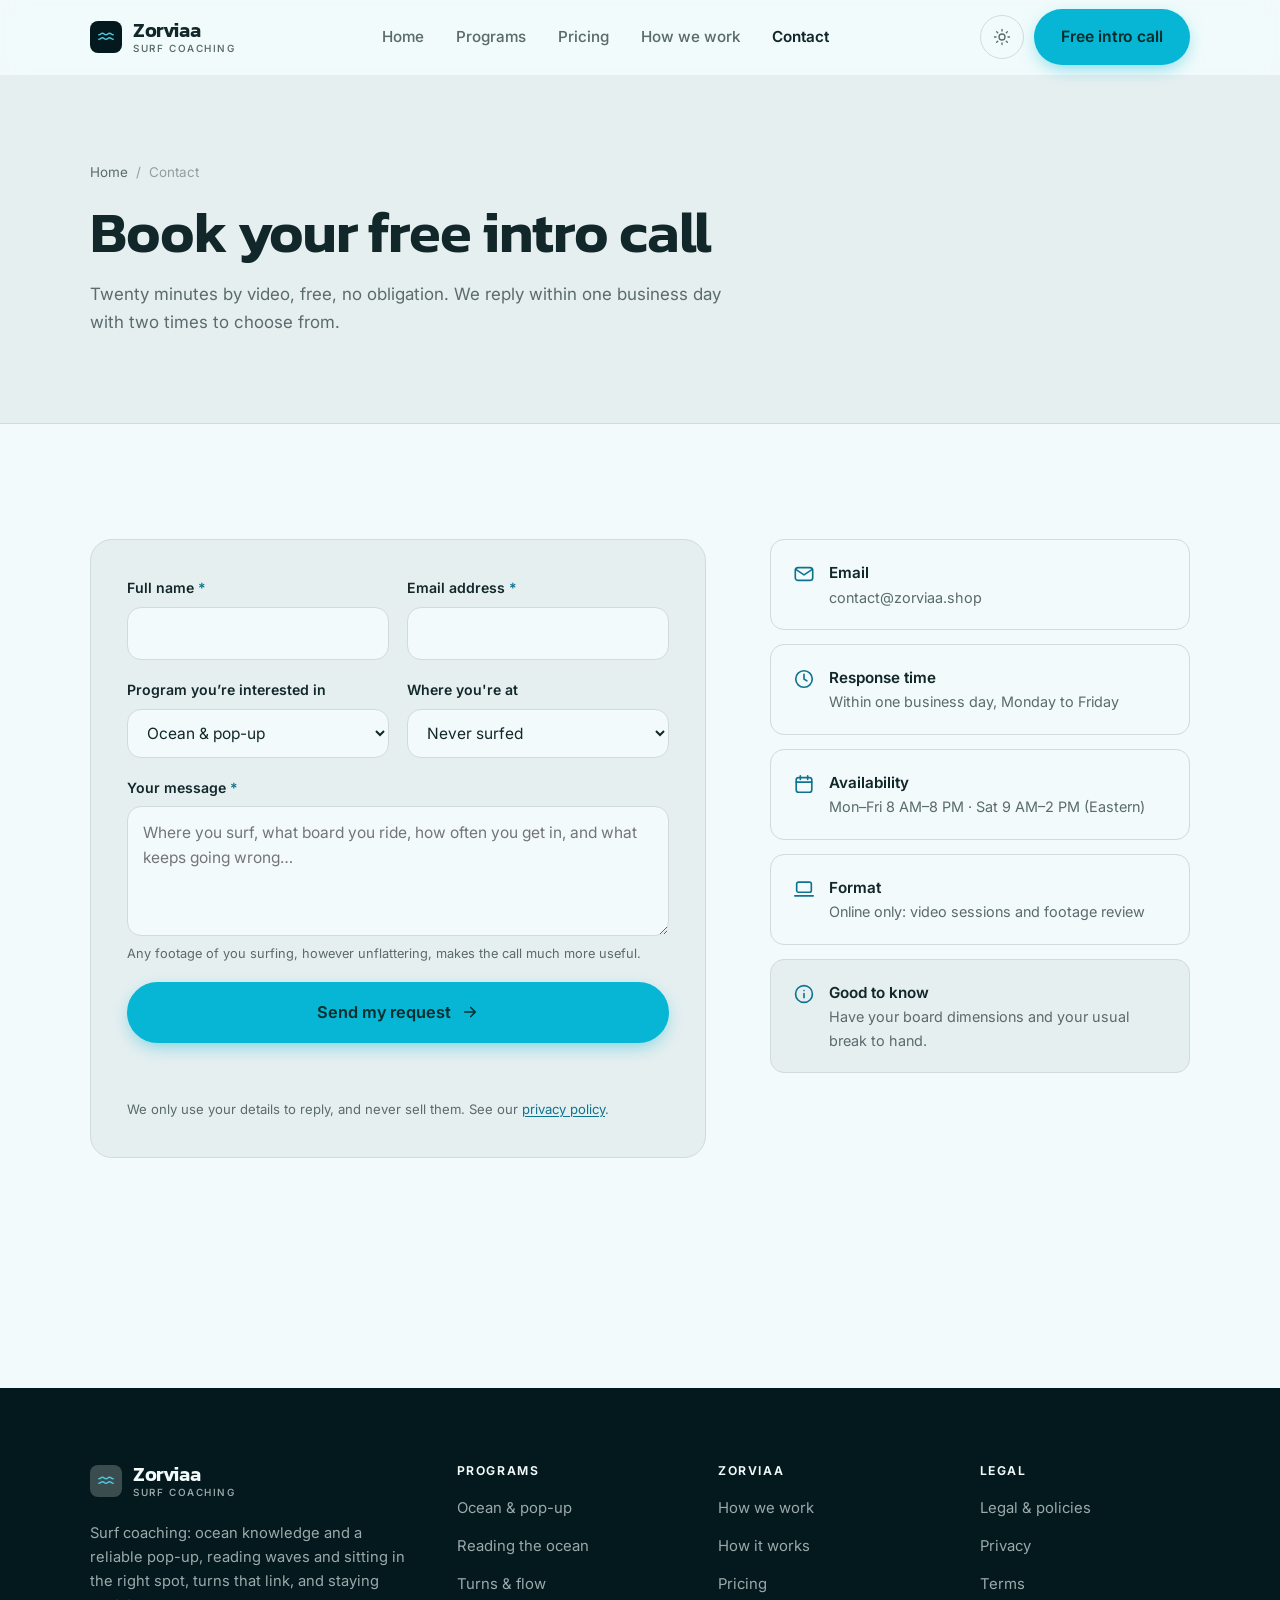
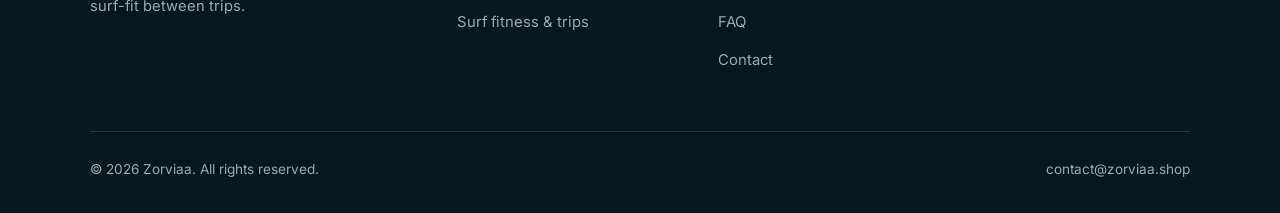
<file: contact.html>
<!DOCTYPE html>
<html lang="en" class="no-js">
<head>
<meta charset="utf-8">
<meta name="viewport" content="width=device-width, initial-scale=1">
<title>Contact — Zorviaa</title>
<meta name="description" content="Book your free 20-minute intro call. We reply within one business day.">
<link rel="canonical" href="https://zorviaa.shop/contact.html">

<meta property="og:type" content="website">
<meta property="og:url" content="https://zorviaa.shop/contact.html">
<meta property="og:site_name" content="Zorviaa">
<meta property="og:locale" content="en_US">
<meta property="og:title" content="Contact — Zorviaa">
<meta property="og:description" content="Book your free 20-minute intro call. We reply within one business day.">
<meta name="theme-color" content="#04191d">

<link rel="icon" href="assets/img/favicon.svg" type="image/svg+xml">
<link rel="preconnect" href="https://fonts.googleapis.com">
<link rel="preconnect" href="https://fonts.gstatic.com" crossorigin>
<link rel="stylesheet" href="https://fonts.googleapis.com/css2?family=Kanit:wght@400;500;600;700&family=Inter:wght@400..700&display=swap">
<link rel="stylesheet" href="assets/css/style.css">

<!-- Thème appliqué avant le premier rendu (évite le flash) -->
<script>
document.documentElement.classList.remove('no-js');
(function(){try{var t=localStorage.getItem('site-theme');if(t){document.documentElement.setAttribute('data-theme',t);}}catch(e){}})();
</script>
</head>

<body>
<a class="skip-link" href="#main">Skip to main content</a>

<header class="site-header">
  <nav class="wrap nav" aria-label="Main navigation">
    <a class="brand" href="index.html">
      <svg class="brand__mark" viewBox="0 0 64 64" aria-hidden="true">
        <rect class="bm-bg" width="64" height="64" rx="16"/>
        <g class="bm-ic" transform="translate(14 14) scale(1.5)" fill="none" stroke-width="2.1" stroke-linecap="round" stroke-linejoin="round"><path d="M2.5 9c2.4 0 2.4-2 4.75-2s2.4 2 4.75 2 2.4-2 4.75-2 2.4 2 4.75 2M2.5 15c2.4 0 2.4-2 4.75-2s2.4 2 4.75 2 2.4-2 4.75-2 2.4 2 4.75 2"/></g>
      </svg>
      <span>Zorviaa<span class="brand__sub">Surf coaching</span></span>
    </a>

    <ul class="nav__links" id="nav-links">
      <li><a href="index.html">Home</a></li>
      <li><a href="programs.html">Programs</a></li>
      <li><a href="index.html#pricing">Pricing</a></li>
      <li><a href="about.html">How we work</a></li>
      <li><a href="contact.html" aria-current="page">Contact</a></li>
      <li><a class="btn btn--primary" href="contact.html">Free intro call</a></li>
    </ul>

    <div class="nav__cta">
      <button class="theme-toggle" type="button" aria-label="Switch to dark theme">
        <svg class="icon-sun" viewBox="0 0 24 24" fill="none" stroke="currentColor" stroke-width="1.8" stroke-linecap="round" aria-hidden="true"><circle cx="12" cy="12" r="4"/><path d="M12 2v2m0 16v2M2 12h2m16 0h2M4.9 4.9l1.4 1.4m11.4 11.4 1.4 1.4M19.1 4.9l-1.4 1.4M6.3 17.7l-1.4 1.4"/></svg>
        <svg class="icon-moon" viewBox="0 0 24 24" fill="none" stroke="currentColor" stroke-width="1.8" stroke-linecap="round" stroke-linejoin="round" aria-hidden="true"><path d="M21 12.8A9 9 0 1 1 11.2 3a7 7 0 0 0 9.8 9.8z"/></svg>
      </button>
      <a class="btn btn--primary" href="contact.html">Free intro call</a>
      <button class="nav__toggle" type="button" aria-expanded="false" aria-controls="nav-links" aria-label="Open menu">
        <svg class="icon-open" viewBox="0 0 24 24" fill="none" stroke="currentColor" stroke-width="2" stroke-linecap="round" aria-hidden="true"><path d="M3 6h18M3 12h18M3 18h18"/></svg>
        <svg class="icon-close" viewBox="0 0 24 24" fill="none" stroke="currentColor" stroke-width="2" stroke-linecap="round" aria-hidden="true"><path d="M6 6l12 12M18 6L6 18"/></svg>
      </button>
    </div>
  </nav>
</header>

<main id="main">

<section class="page-head">
  <div class="wrap">
    <nav class="breadcrumb" aria-label="Breadcrumb">
      <a href="index.html">Home</a><span>/</span><span aria-current="page">Contact</span>
    </nav>
    <h1>Book your free intro call</h1>
    <p>Twenty minutes by video, free, no obligation. We reply within one business day with two times to choose from.</p>
  </div>
</section>

<section class="section wrap">
  <div class="form-layout">

    <!--
      FORM: the action attribute holds a placeholder id. Create a free form at
      https://formspree.io and replace VOTRE_ID_FORMSPREE. Until then, the button
      opens the visitor's email app with a pre-filled message to contact@zorviaa.shop.
    -->
    <form class="form" id="contact-form" action="https://formspree.io/f/VOTRE_ID_FORMSPREE" method="POST"
          data-email="contact@zorviaa.shop" data-subject="Intro call request"
          data-msg-mail="Your email app will open with the message ready to send." data-msg-sending="Sending…"
          data-msg-ok="Thanks! Your message is on its way. We reply within one business day." data-msg-err="Sending failed. Please email us directly at">
      <div class="form__row">
        <div class="field">
          <label for="nom">Full name <span class="req" aria-hidden="true">*</span></label>
          <input type="text" id="nom" name="nom" autocomplete="name" required>
        </div>
        <div class="field">
          <label for="email">Email address <span class="req" aria-hidden="true">*</span></label>
          <input type="email" id="email" name="email" autocomplete="email" required>
        </div>
      </div>

      <div class="form__row">
        <div class="field">
          <label for="programme">Program you’re interested in</label>
          <select id="programme" name="programme">
            <option>Ocean &amp; pop-up</option>
            <option>Reading the ocean</option>
            <option>Turns &amp; flow</option>
            <option>Surf fitness &amp; trips</option>
            <option>Not sure yet</option>
          </select>
        </div>
        <div class="field">
          <label for="niveau">Where you're at</label>
          <select id="niveau" name="niveau">
            <option>Never surfed</option>
            <option>Whitewater and soft tops</option>
            <option>Riding down the line</option>
            <option>Turning, want more</option>
          </select>
        </div>
      </div>

      <div class="field">
        <label for="message">Your message <span class="req" aria-hidden="true">*</span></label>
        <textarea id="message" name="message" required placeholder="Where you surf, what board you ride, how often you get in, and what keeps going wrong…"></textarea>
        <span class="field__hint">Any footage of you surfing, however unflattering, makes the call much more useful.</span>
      </div>

      <!-- Bot trap: hidden from humans -->
      <div class="visually-hidden" aria-hidden="true">
        <label for="site-web">Leave this field empty</label>
        <input type="text" id="site-web" name="_gotcha" tabindex="-1" autocomplete="off">
      </div>

      <button class="btn btn--primary btn--lg" type="submit">Send my request <svg viewBox="0 0 24 24" fill="none" stroke="currentColor" stroke-width="2.2" stroke-linecap="round" stroke-linejoin="round" aria-hidden="true"><path d="M5 12h14M13 6l6 6-6 6"/></svg></button>

      <p id="form-status" class="form__status" role="status" aria-live="polite"></p>

      <p class="form__note">
        We only use your details to reply, and never sell them. See our <a href="legal.html#privacy">privacy policy</a>.
      </p>
    </form>

    <aside class="contact-aside">
      <div class="contact-card">
        <svg viewBox="0 0 24 24" fill="none" stroke="currentColor" stroke-width="1.8" stroke-linecap="round" stroke-linejoin="round" aria-hidden="true"><rect x="2.5" y="5" width="19" height="14" rx="3"/><path d="M3 7l9 6 9-6"/></svg>
        <div><b>Email</b><a href="mailto:contact@zorviaa.shop">contact@zorviaa.shop</a></div>
      </div>
      <div class="contact-card">
        <svg viewBox="0 0 24 24" fill="none" stroke="currentColor" stroke-width="1.8" stroke-linecap="round" stroke-linejoin="round" aria-hidden="true"><circle cx="12" cy="12" r="9"/><path d="M12 7v5l3.2 2"/></svg>
        <div><b>Response time</b><span>Within one business day, Monday to Friday</span></div>
      </div>
      <div class="contact-card">
        <svg viewBox="0 0 24 24" fill="none" stroke="currentColor" stroke-width="1.8" stroke-linecap="round" stroke-linejoin="round" aria-hidden="true"><rect x="3.5" y="5" width="17" height="16" rx="2.5"/><path d="M8 3v4M16 3v4M3.5 10h17"/></svg>
        <div><b>Availability</b><span>Mon–Fri 8 AM–8 PM · Sat 9 AM–2 PM (Eastern)</span></div>
      </div>
      <div class="contact-card">
        <svg viewBox="0 0 24 24" fill="none" stroke="currentColor" stroke-width="1.8" stroke-linecap="round" stroke-linejoin="round" aria-hidden="true"><rect x="4" y="4.5" width="16" height="11" rx="2"/><path d="M2 19.5h20"/></svg>
        <div><b>Format</b><span>Online only: video sessions and footage review</span></div>
      </div>
      <div class="contact-card contact-card--soft">
        <svg viewBox="0 0 24 24" fill="none" stroke="currentColor" stroke-width="1.8" stroke-linecap="round" stroke-linejoin="round" aria-hidden="true"><circle cx="12" cy="12" r="9.2"/><path d="M12 16v-4.5M12 8.2v.1"/></svg>
        <div><b>Good to know</b><span>Have your board dimensions and your usual break to hand.</span></div>
      </div>
    </aside>

  </div>
</section>

</main>

<footer class="site-footer">
  <div class="wrap">
    <div class="footer__grid">
      <div class="footer__brand">
        <a class="brand" href="index.html">
          <svg class="brand__mark" viewBox="0 0 64 64" aria-hidden="true">
        <rect class="bm-bg" width="64" height="64" rx="16"/>
        <g class="bm-ic" transform="translate(14 14) scale(1.5)" fill="none" stroke-width="2.1" stroke-linecap="round" stroke-linejoin="round"><path d="M2.5 9c2.4 0 2.4-2 4.75-2s2.4 2 4.75 2 2.4-2 4.75-2 2.4 2 4.75 2M2.5 15c2.4 0 2.4-2 4.75-2s2.4 2 4.75 2 2.4-2 4.75-2 2.4 2 4.75 2"/></g>
      </svg>
          <span>Zorviaa<span class="brand__sub">Surf coaching</span></span>
        </a>
        <p>Surf coaching: ocean knowledge and a reliable pop-up, reading waves and sitting in the right spot, turns that link, and staying surf-fit between trips.</p>
      </div>

      <div class="footer__col">
        <h4>Programs</h4>
        <ul>
          <li><a href="programs.html#basics">Ocean &amp; pop-up</a></li>
          <li><a href="programs.html#waves">Reading the ocean</a></li>
          <li><a href="programs.html#turns">Turns &amp; flow</a></li>
          <li><a href="programs.html#fitness">Surf fitness &amp; trips</a></li>
        </ul>
      </div>

      <div class="footer__col">
        <h4>Zorviaa</h4>
        <ul>
          <li><a href="about.html">How we work</a></li>
          <li><a href="index.html#how-it-works">How it works</a></li>
          <li><a href="index.html#pricing">Pricing</a></li>
          <li><a href="index.html#faq">FAQ</a></li>
          <li><a href="contact.html">Contact</a></li>
        </ul>
      </div>

      <div class="footer__col">
        <h4>Legal</h4>
        <ul>
          <li><a href="legal.html">Legal &amp; policies</a></li>
          <li><a href="legal.html#privacy">Privacy</a></li>
          <li><a href="legal.html#terms">Terms</a></li>
        </ul>
      </div>
    </div>

    <div class="footer__bottom">
      <p>© <span data-year>2026</span> Zorviaa. All rights reserved.</p>
      <p><a href="mailto:contact@zorviaa.shop">contact@zorviaa.shop</a></p>
    </div>
  </div>
</footer>

<script src="assets/js/main.js" defer></script>
</body>
</html>
</file>
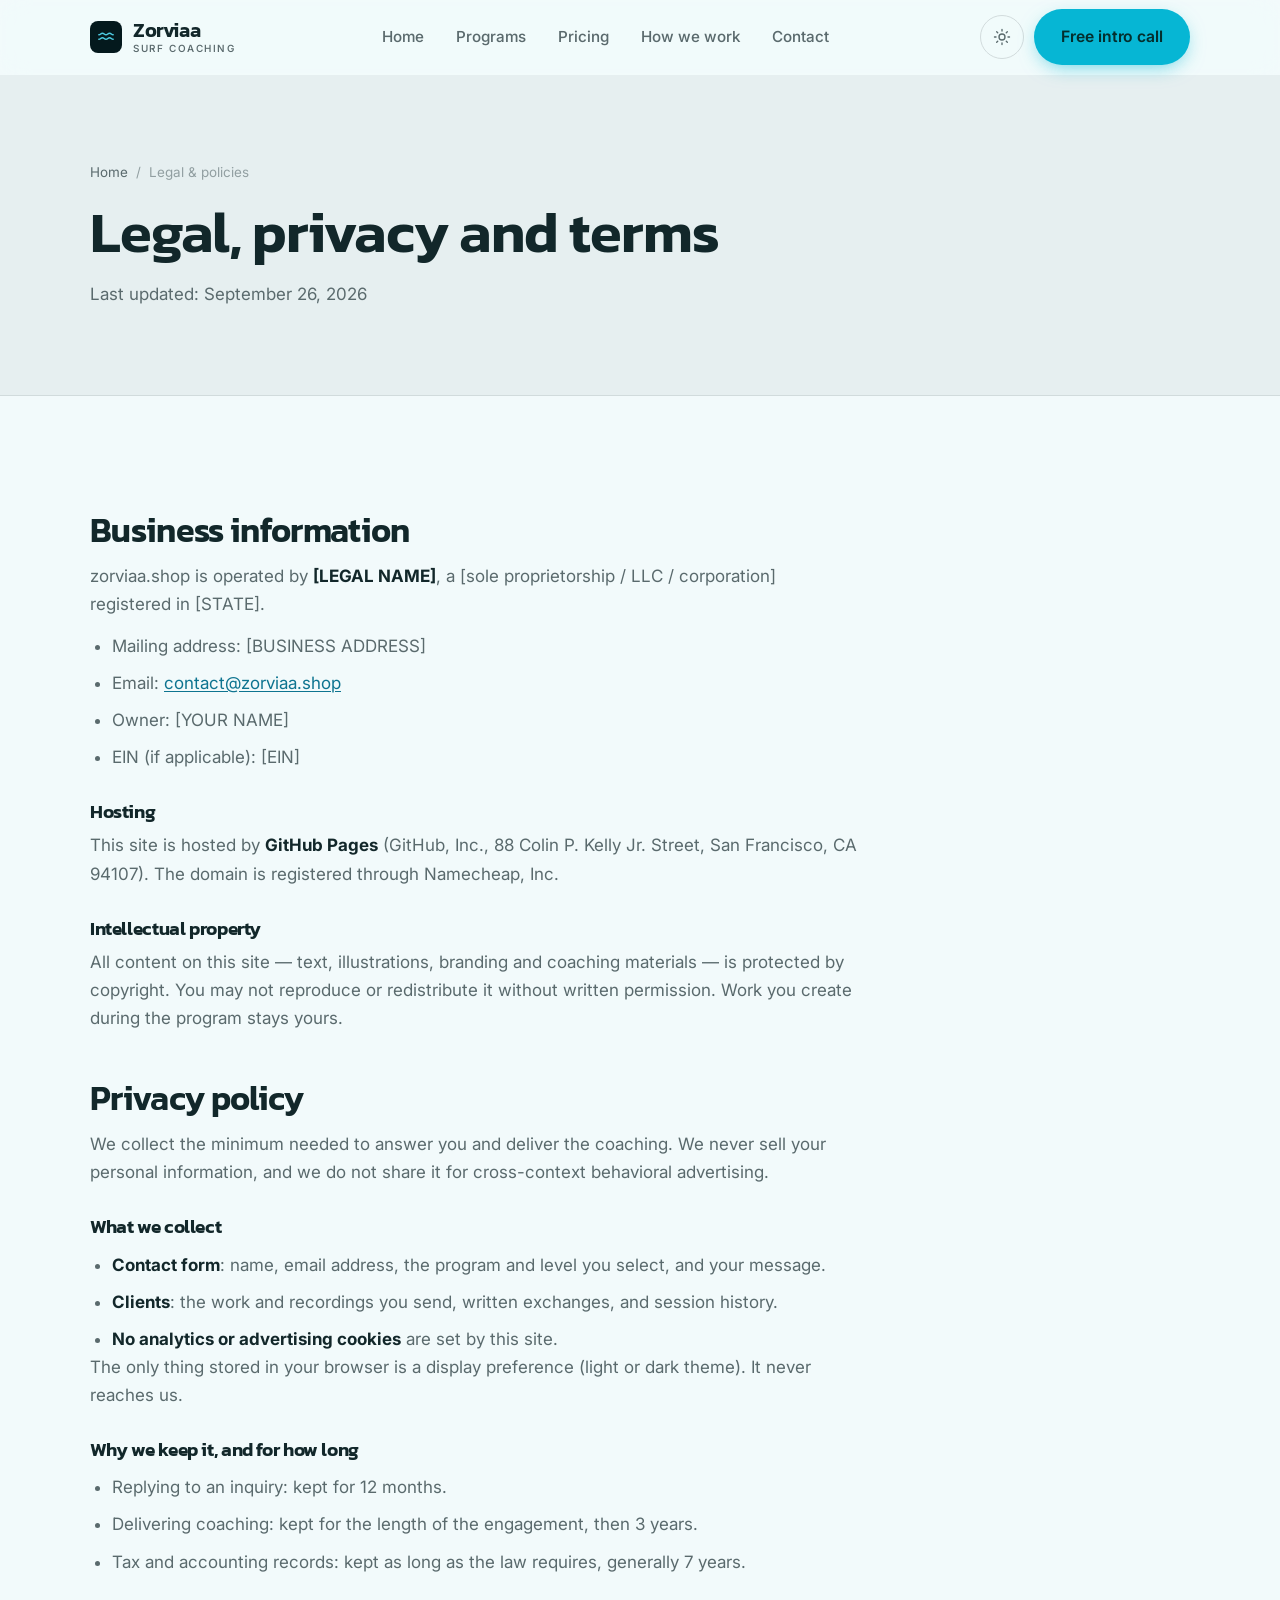
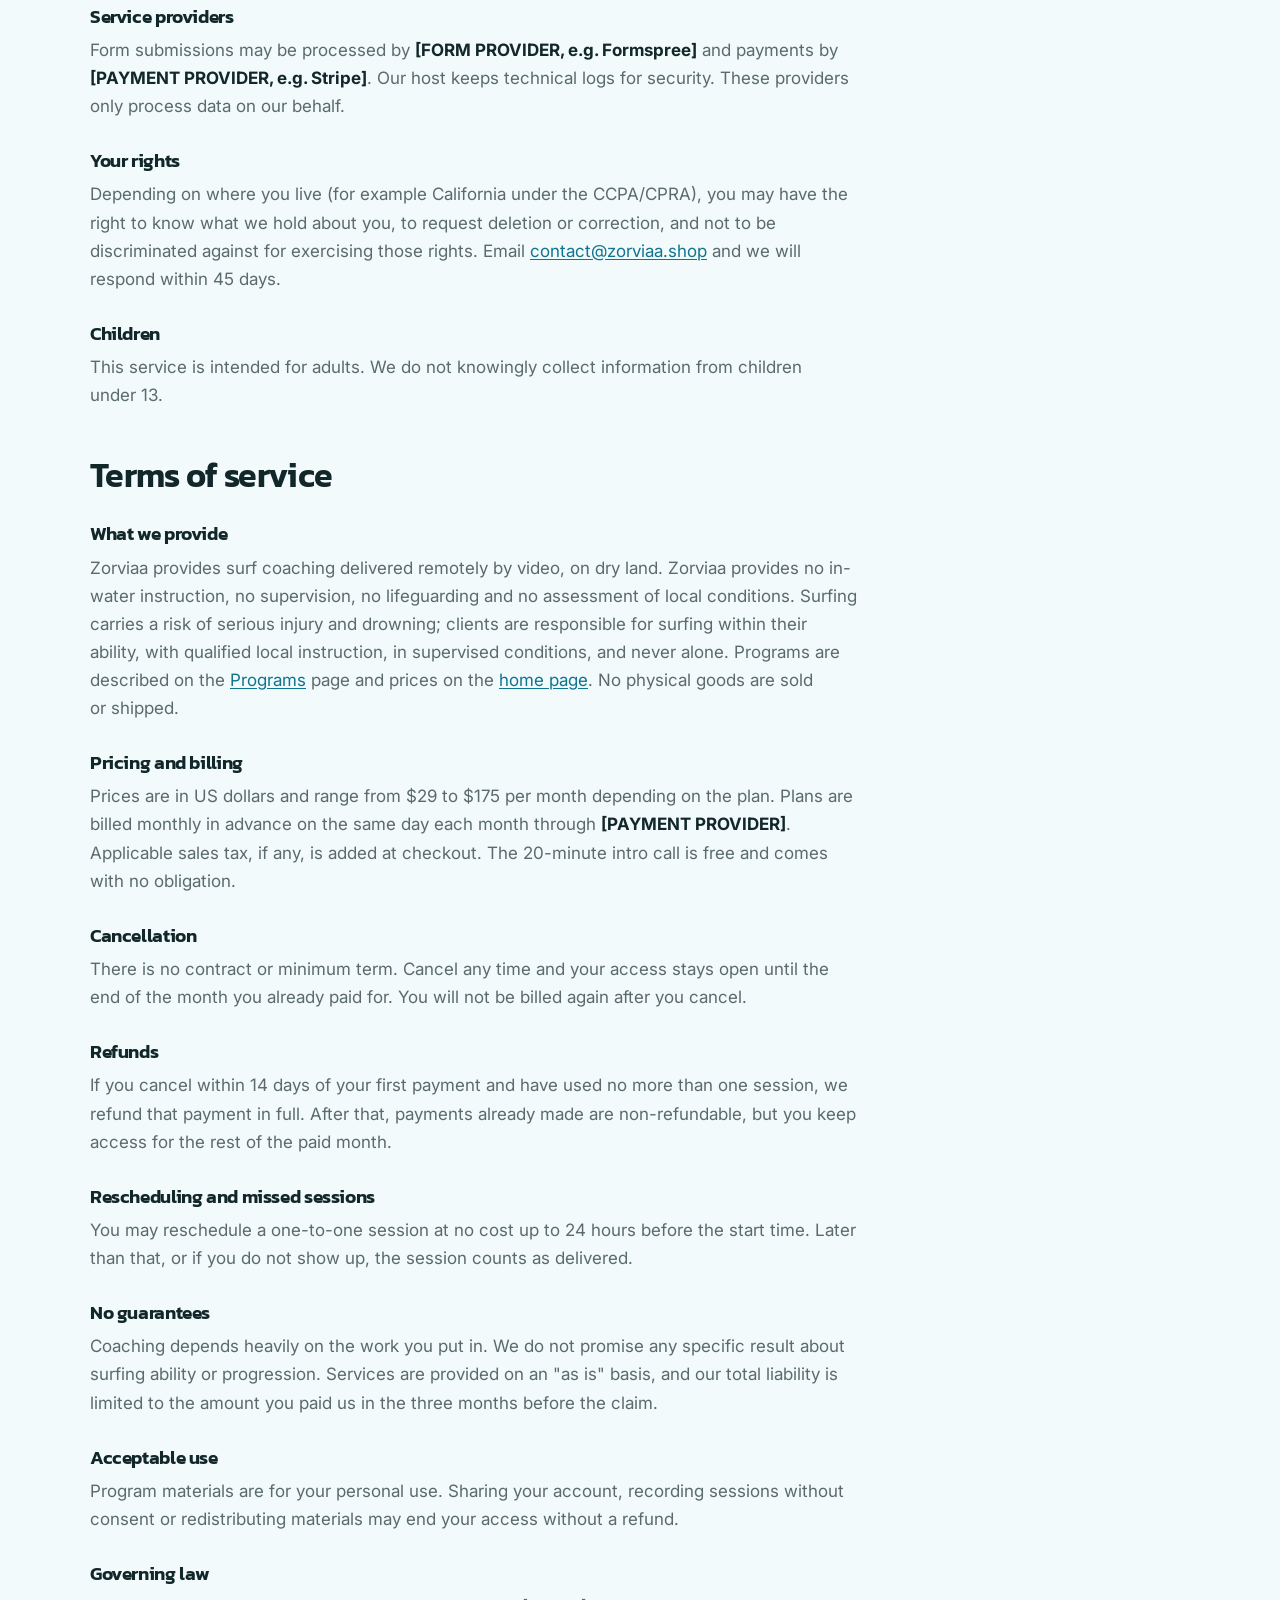
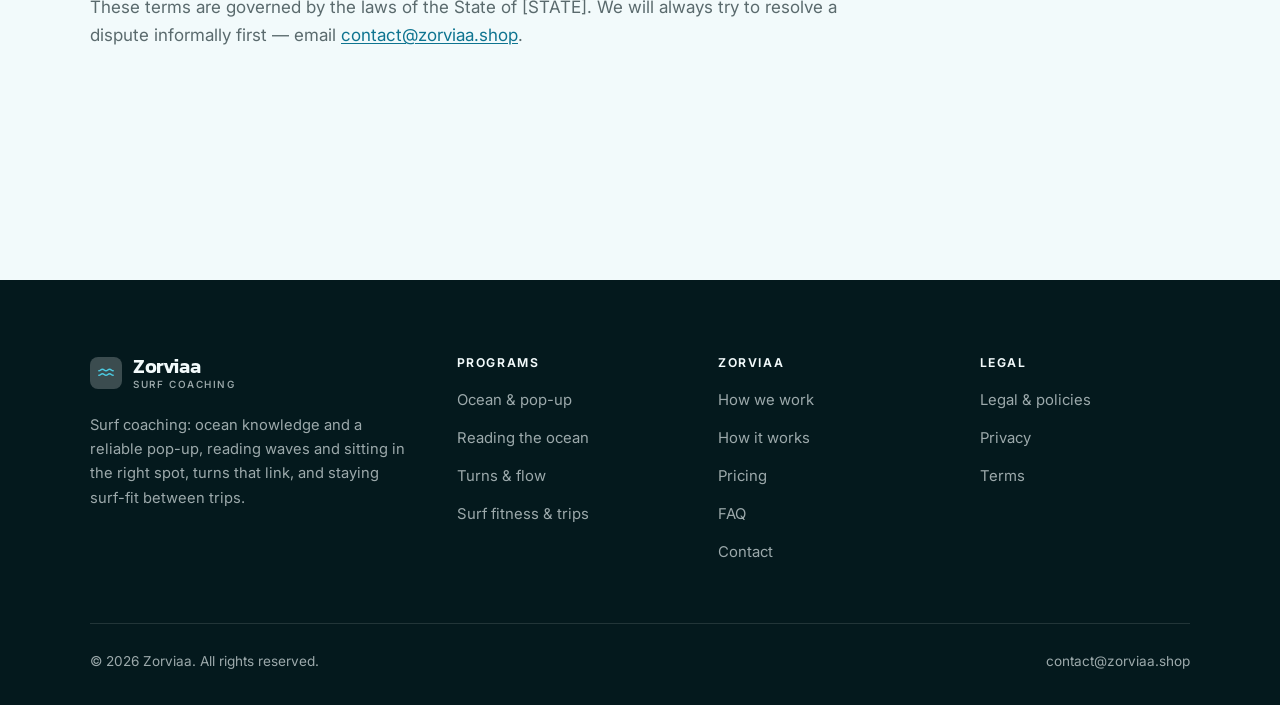
<file: legal.html>
<!DOCTYPE html>
<html lang="en" class="no-js">
<head>
<meta charset="utf-8">
<meta name="viewport" content="width=device-width, initial-scale=1">
<title>Legal, privacy and terms — Zorviaa</title>
<meta name="description" content="Business information, privacy policy and terms of service for Zorviaa.">
<meta name="robots" content="noindex">

<meta property="og:type" content="website">
<meta property="og:url" content="https://zorviaa.shop/legal.html">
<meta property="og:site_name" content="Zorviaa">
<meta property="og:locale" content="en_US">
<meta property="og:title" content="Legal, privacy and terms — Zorviaa">
<meta property="og:description" content="Business information, privacy policy and terms of service for Zorviaa.">
<meta name="theme-color" content="#04191d">

<link rel="icon" href="assets/img/favicon.svg" type="image/svg+xml">
<link rel="preconnect" href="https://fonts.googleapis.com">
<link rel="preconnect" href="https://fonts.gstatic.com" crossorigin>
<link rel="stylesheet" href="https://fonts.googleapis.com/css2?family=Kanit:wght@400;500;600;700&family=Inter:wght@400..700&display=swap">
<link rel="stylesheet" href="assets/css/style.css">

<!-- Thème appliqué avant le premier rendu (évite le flash) -->
<script>
document.documentElement.classList.remove('no-js');
(function(){try{var t=localStorage.getItem('site-theme');if(t){document.documentElement.setAttribute('data-theme',t);}}catch(e){}})();
</script>
</head>

<body>
<a class="skip-link" href="#main">Skip to main content</a>

<header class="site-header">
  <nav class="wrap nav" aria-label="Main navigation">
    <a class="brand" href="index.html">
      <svg class="brand__mark" viewBox="0 0 64 64" aria-hidden="true">
        <rect class="bm-bg" width="64" height="64" rx="16"/>
        <g class="bm-ic" transform="translate(14 14) scale(1.5)" fill="none" stroke-width="2.1" stroke-linecap="round" stroke-linejoin="round"><path d="M2.5 9c2.4 0 2.4-2 4.75-2s2.4 2 4.75 2 2.4-2 4.75-2 2.4 2 4.75 2M2.5 15c2.4 0 2.4-2 4.75-2s2.4 2 4.75 2 2.4-2 4.75-2 2.4 2 4.75 2"/></g>
      </svg>
      <span>Zorviaa<span class="brand__sub">Surf coaching</span></span>
    </a>

    <ul class="nav__links" id="nav-links">
      <li><a href="index.html">Home</a></li>
      <li><a href="programs.html">Programs</a></li>
      <li><a href="index.html#pricing">Pricing</a></li>
      <li><a href="about.html">How we work</a></li>
      <li><a href="contact.html">Contact</a></li>
      <li><a class="btn btn--primary" href="contact.html">Free intro call</a></li>
    </ul>

    <div class="nav__cta">
      <button class="theme-toggle" type="button" aria-label="Switch to dark theme">
        <svg class="icon-sun" viewBox="0 0 24 24" fill="none" stroke="currentColor" stroke-width="1.8" stroke-linecap="round" aria-hidden="true"><circle cx="12" cy="12" r="4"/><path d="M12 2v2m0 16v2M2 12h2m16 0h2M4.9 4.9l1.4 1.4m11.4 11.4 1.4 1.4M19.1 4.9l-1.4 1.4M6.3 17.7l-1.4 1.4"/></svg>
        <svg class="icon-moon" viewBox="0 0 24 24" fill="none" stroke="currentColor" stroke-width="1.8" stroke-linecap="round" stroke-linejoin="round" aria-hidden="true"><path d="M21 12.8A9 9 0 1 1 11.2 3a7 7 0 0 0 9.8 9.8z"/></svg>
      </button>
      <a class="btn btn--primary" href="contact.html">Free intro call</a>
      <button class="nav__toggle" type="button" aria-expanded="false" aria-controls="nav-links" aria-label="Open menu">
        <svg class="icon-open" viewBox="0 0 24 24" fill="none" stroke="currentColor" stroke-width="2" stroke-linecap="round" aria-hidden="true"><path d="M3 6h18M3 12h18M3 18h18"/></svg>
        <svg class="icon-close" viewBox="0 0 24 24" fill="none" stroke="currentColor" stroke-width="2" stroke-linecap="round" aria-hidden="true"><path d="M6 6l12 12M18 6L6 18"/></svg>
      </button>
    </div>
  </nav>
</header>

<main id="main">

<section class="page-head">
  <div class="wrap">
    <nav class="breadcrumb" aria-label="Breadcrumb">
      <a href="index.html">Home</a><span>/</span><span aria-current="page">Legal &amp; policies</span>
    </nav>
    <h1>Legal, privacy and terms</h1>
    <p>Last updated: <time datetime="2026-09-26">September 26, 2026</time></p>
  </div>
</section>

<section class="section wrap">
  <div class="prose">

    <!--
      TO DO: this is a skeleton, not legal advice. Replace every [BRACKET] with
      your real details before selling, and have a lawyer review it if you can.
      Consumer protection rules differ by state.
    -->

    <h2 id="business">Business information</h2>
    <p>
      zorviaa.shop is operated by <strong>[LEGAL NAME]</strong>, a [sole proprietorship / LLC / corporation]
      registered in [STATE].
    </p>
    <ul>
      <li>Mailing address: [BUSINESS ADDRESS]</li>
      <li>Email: <a href="mailto:contact@zorviaa.shop">contact@zorviaa.shop</a></li>
      <li>Owner: [YOUR NAME]</li>
      <li>EIN (if applicable): [EIN]</li>
    </ul>

    <h3>Hosting</h3>
    <p>
      This site is hosted by <strong>GitHub Pages</strong> (GitHub, Inc., 88 Colin P. Kelly Jr. Street,
      San Francisco, CA 94107). The domain is registered through Namecheap, Inc.
    </p>

    <h3>Intellectual property</h3>
    <p>
      All content on this site — text, illustrations, branding and coaching materials — is protected by
      copyright. You may not reproduce or redistribute it without written permission. Work you create during
      the program stays yours.
    </p>

    <h2 id="privacy">Privacy policy</h2>
    <p>
      We collect the minimum needed to answer you and deliver the coaching. We never sell your personal
      information, and we do not share it for cross-context behavioral advertising.
    </p>
    <h3>What we collect</h3>
    <ul>
      <li><strong>Contact form</strong>: name, email address, the program and level you select, and your message.</li>
      <li><strong>Clients</strong>: the work and recordings you send, written exchanges, and session history.</li>
      <li><strong>No analytics or advertising cookies</strong> are set by this site.</li>
    </ul>
    <p>
      The only thing stored in your browser is a display preference (light or dark theme). It never reaches us.
    </p>
    <h3>Why we keep it, and for how long</h3>
    <ul>
      <li>Replying to an inquiry: kept for 12 months.</li>
      <li>Delivering coaching: kept for the length of the engagement, then 3 years.</li>
      <li>Tax and accounting records: kept as long as the law requires, generally 7 years.</li>
    </ul>
    <h3>Service providers</h3>
    <p>
      Form submissions may be processed by <strong>[FORM PROVIDER, e.g. Formspree]</strong> and payments by
      <strong>[PAYMENT PROVIDER, e.g. Stripe]</strong>. Our host keeps technical logs for security. These
      providers only process data on our behalf.
    </p>
    <h3>Your rights</h3>
    <p>
      Depending on where you live (for example California under the CCPA/CPRA), you may have the right to
      know what we hold about you, to request deletion or correction, and not to be discriminated against for
      exercising those rights. Email <a href="mailto:contact@zorviaa.shop">contact@zorviaa.shop</a> and we will respond within 45 days.
    </p>
    <h3>Children</h3>
    <p>
      This service is intended for adults. We do not knowingly collect information from children under 13.
    </p>

    <h2 id="terms">Terms of service</h2>
    <h3>What we provide</h3>
    <p>
      Zorviaa provides surf coaching delivered remotely by video, on dry land. Zorviaa provides no in-water instruction, no supervision, no lifeguarding and no assessment of local conditions. Surfing carries a risk of serious injury and drowning; clients are responsible for surfing within their ability, with qualified local instruction, in supervised conditions, and never alone. Programs are described on the
      <a href="programs.html">Programs</a> page and prices on the <a href="index.html#pricing">home page</a>.
      No physical goods are sold or shipped.
    </p>
    <h3>Pricing and billing</h3>
    <p>
      Prices are in US dollars and range from $29 to $175 per month
      depending on the plan. Plans are billed monthly in advance on the same day each month through
      <strong>[PAYMENT PROVIDER]</strong>. Applicable sales tax, if any, is added at checkout.
      The 20-minute intro call is free and comes with no obligation.
    </p>
    <h3>Cancellation</h3>
    <p>
      There is no contract or minimum term. Cancel any time and your access stays open until the end of the
      month you already paid for. You will not be billed again after you cancel.
    </p>
    <h3>Refunds</h3>
    <p>
      If you cancel within 14 days of your first payment and have used no more than one session, we refund
      that payment in full. After that, payments already made are non-refundable, but you keep access for the
      rest of the paid month.
    </p>
    <h3>Rescheduling and missed sessions</h3>
    <p>
      You may reschedule a one-to-one session at no cost up to 24 hours before the start time. Later than
      that, or if you do not show up, the session counts as delivered.
    </p>
    <h3>No guarantees</h3>
    <p>
      Coaching depends heavily on the work you put in. We do not promise any specific result
      about surfing ability or progression. Services are provided on an "as is" basis, and our total
      liability is limited to the amount you paid us in the three months before the claim.
    </p>
    <h3>Acceptable use</h3>
    <p>
      Program materials are for your personal use. Sharing your account, recording sessions without consent
      or redistributing materials may end your access without a refund.
    </p>
    <h3>Governing law</h3>
    <p>
      These terms are governed by the laws of the State of [STATE]. We will always try to resolve a dispute
      informally first — email <a href="mailto:contact@zorviaa.shop">contact@zorviaa.shop</a>.
    </p>

  </div>
</section>

</main>

<footer class="site-footer">
  <div class="wrap">
    <div class="footer__grid">
      <div class="footer__brand">
        <a class="brand" href="index.html">
          <svg class="brand__mark" viewBox="0 0 64 64" aria-hidden="true">
        <rect class="bm-bg" width="64" height="64" rx="16"/>
        <g class="bm-ic" transform="translate(14 14) scale(1.5)" fill="none" stroke-width="2.1" stroke-linecap="round" stroke-linejoin="round"><path d="M2.5 9c2.4 0 2.4-2 4.75-2s2.4 2 4.75 2 2.4-2 4.75-2 2.4 2 4.75 2M2.5 15c2.4 0 2.4-2 4.75-2s2.4 2 4.75 2 2.4-2 4.75-2 2.4 2 4.75 2"/></g>
      </svg>
          <span>Zorviaa<span class="brand__sub">Surf coaching</span></span>
        </a>
        <p>Surf coaching: ocean knowledge and a reliable pop-up, reading waves and sitting in the right spot, turns that link, and staying surf-fit between trips.</p>
      </div>

      <div class="footer__col">
        <h4>Programs</h4>
        <ul>
          <li><a href="programs.html#basics">Ocean &amp; pop-up</a></li>
          <li><a href="programs.html#waves">Reading the ocean</a></li>
          <li><a href="programs.html#turns">Turns &amp; flow</a></li>
          <li><a href="programs.html#fitness">Surf fitness &amp; trips</a></li>
        </ul>
      </div>

      <div class="footer__col">
        <h4>Zorviaa</h4>
        <ul>
          <li><a href="about.html">How we work</a></li>
          <li><a href="index.html#how-it-works">How it works</a></li>
          <li><a href="index.html#pricing">Pricing</a></li>
          <li><a href="index.html#faq">FAQ</a></li>
          <li><a href="contact.html">Contact</a></li>
        </ul>
      </div>

      <div class="footer__col">
        <h4>Legal</h4>
        <ul>
          <li><a href="legal.html">Legal &amp; policies</a></li>
          <li><a href="legal.html#privacy">Privacy</a></li>
          <li><a href="legal.html#terms">Terms</a></li>
        </ul>
      </div>
    </div>

    <div class="footer__bottom">
      <p>© <span data-year>2026</span> Zorviaa. All rights reserved.</p>
      <p><a href="mailto:contact@zorviaa.shop">contact@zorviaa.shop</a></p>
    </div>
  </div>
</footer>

<script src="assets/js/main.js" defer></script>
</body>
</html>
</file>
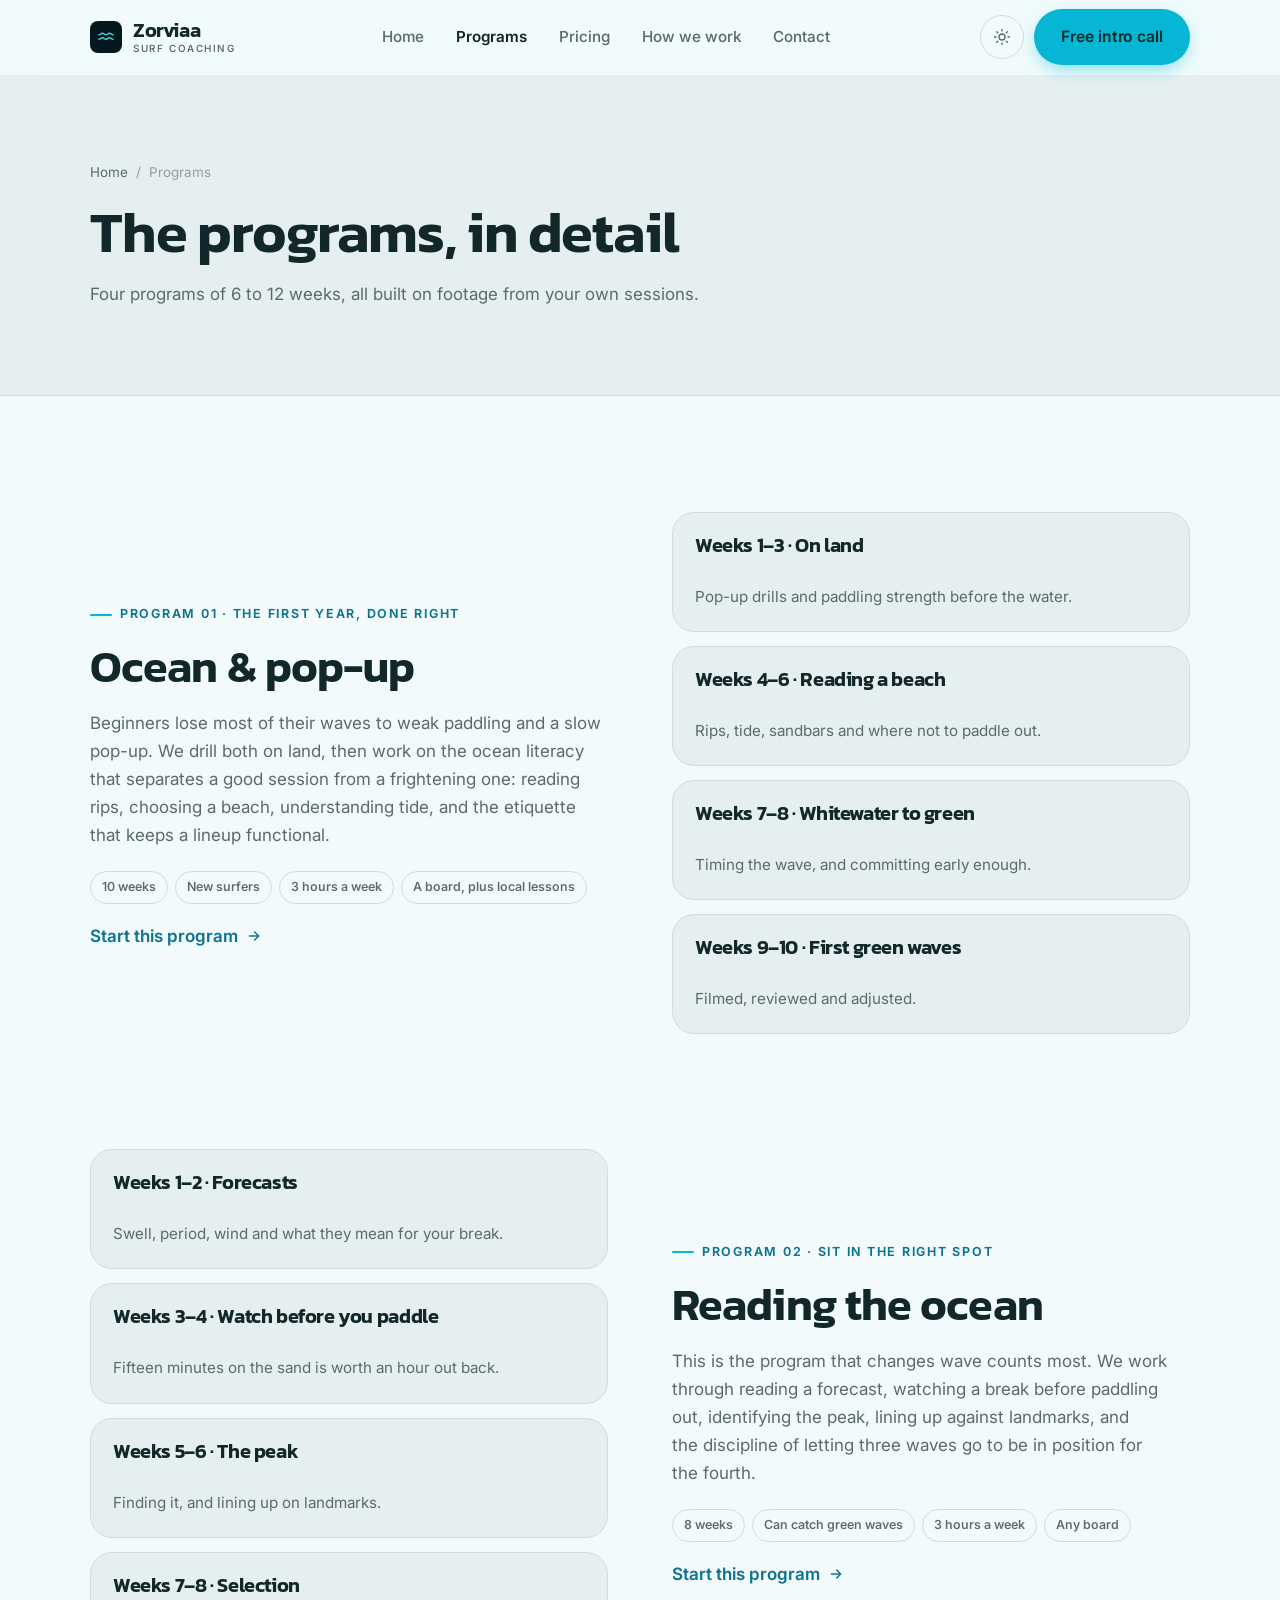
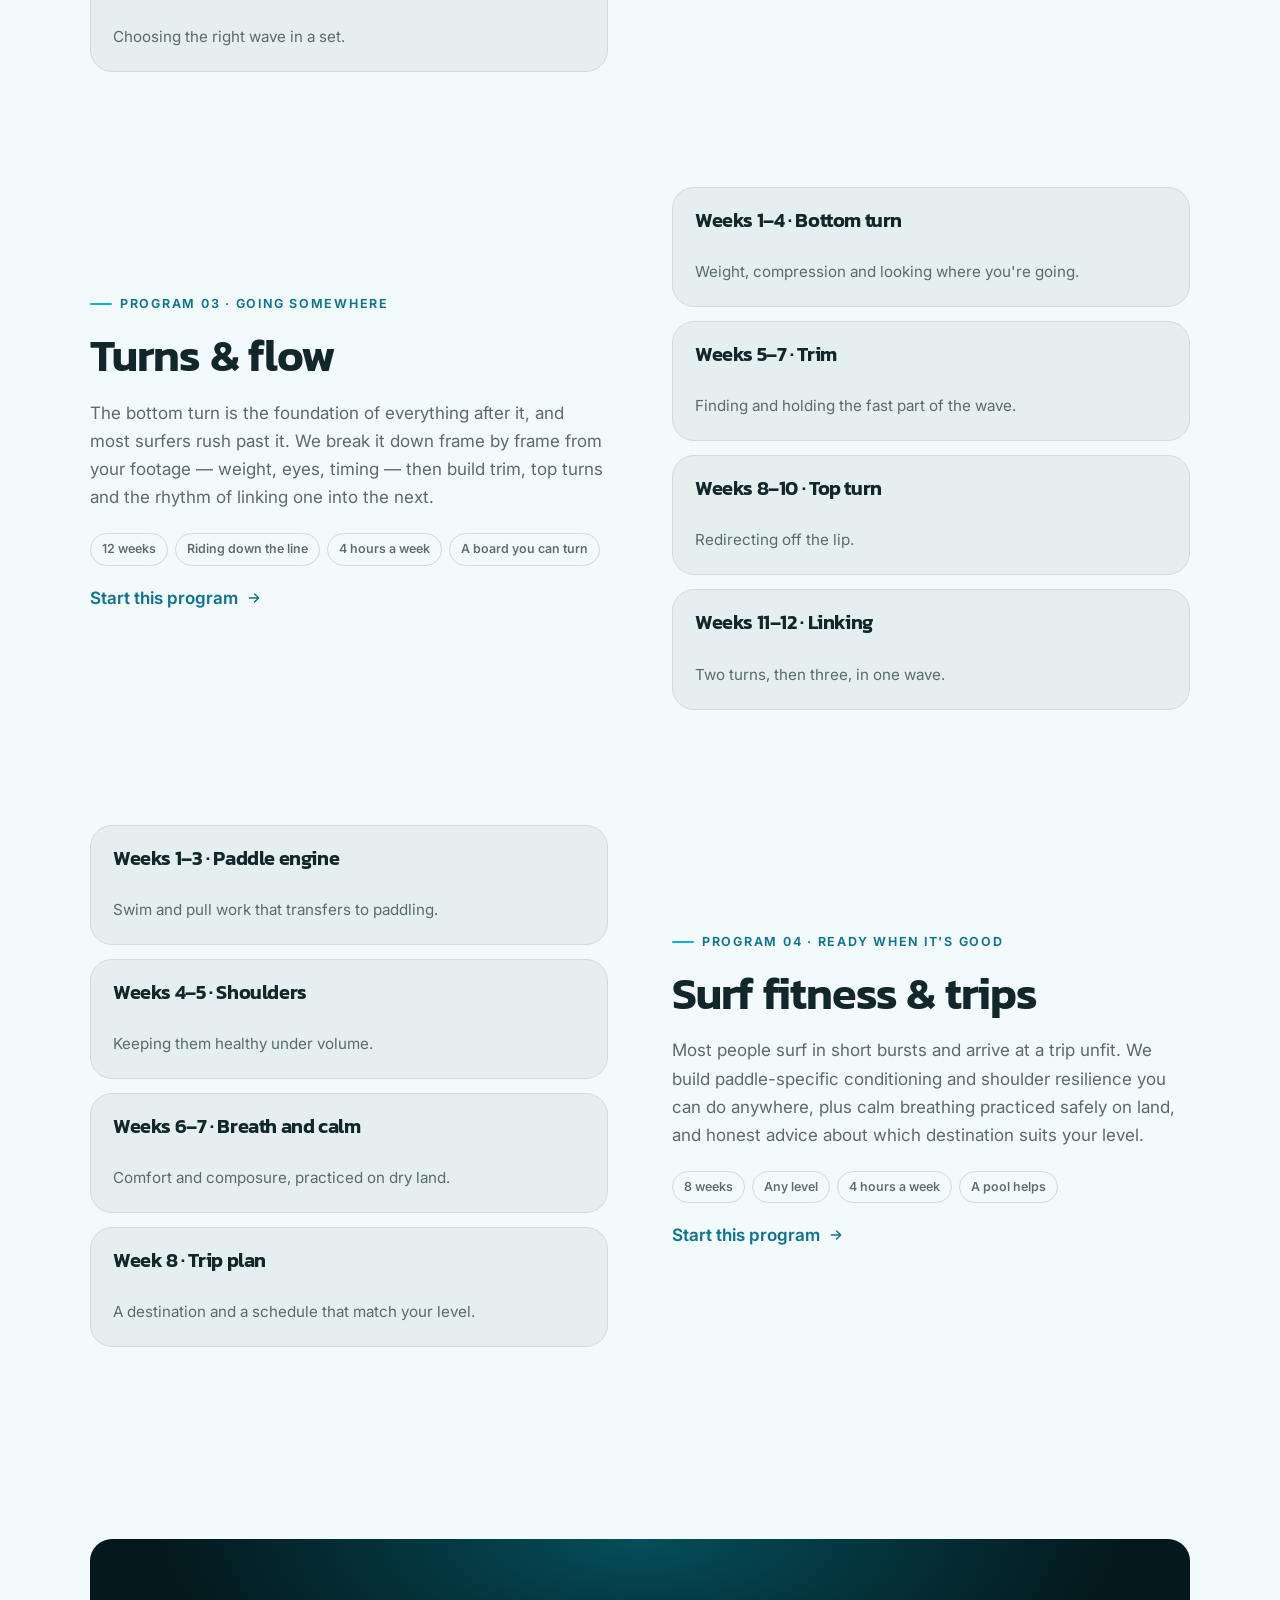
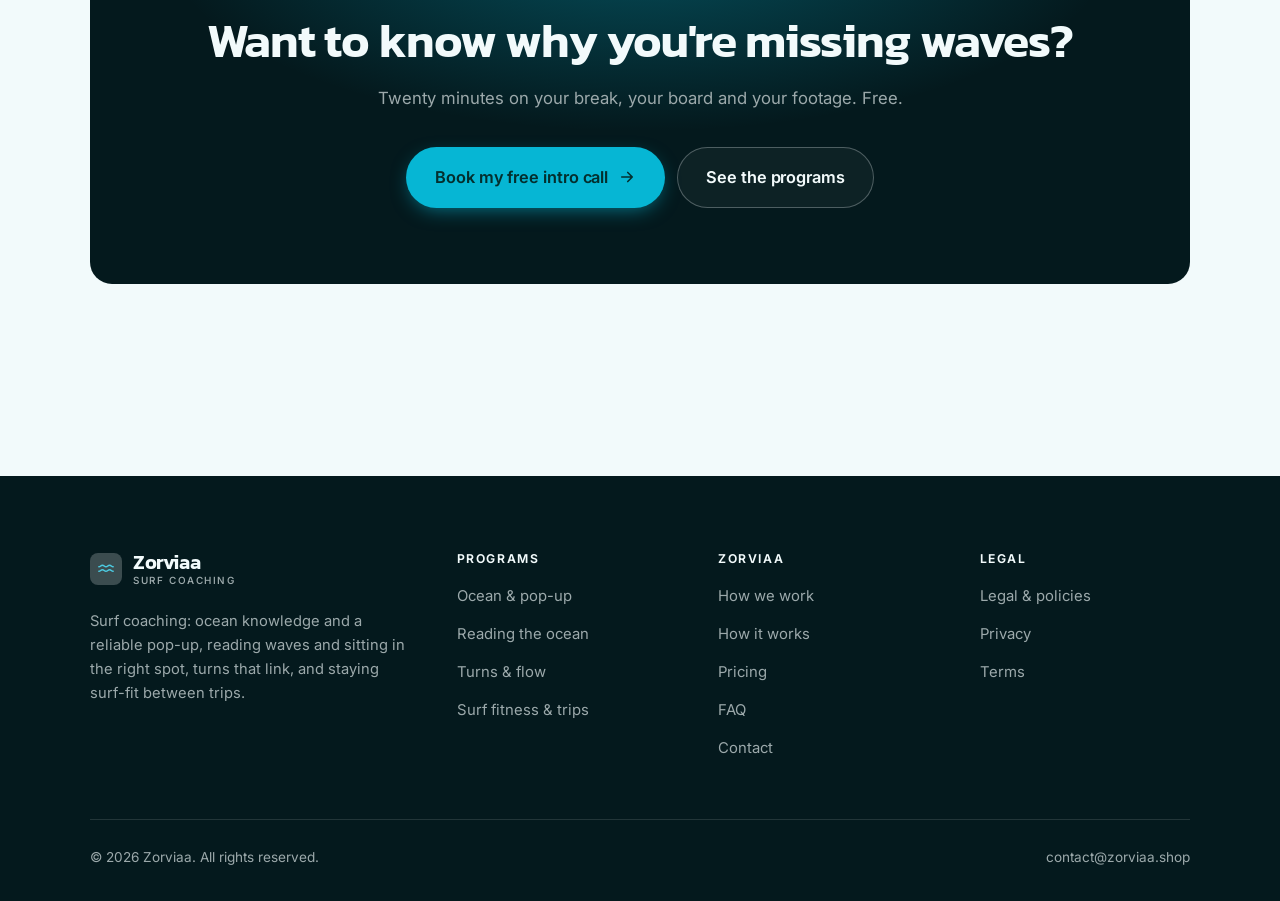
<file: programs.html>
<!DOCTYPE html>
<html lang="en" class="no-js">
<head>
<meta charset="utf-8">
<meta name="viewport" content="width=device-width, initial-scale=1">
<title>Programs — Zorviaa</title>
<meta name="description" content="Surf coaching programs: ocean and pop-up basics, reading waves, turns and flow, surf fitness and trip preparation.">
<link rel="canonical" href="https://zorviaa.shop/programs.html">

<meta property="og:type" content="website">
<meta property="og:url" content="https://zorviaa.shop/programs.html">
<meta property="og:site_name" content="Zorviaa">
<meta property="og:locale" content="en_US">
<meta property="og:title" content="Programs — Zorviaa">
<meta property="og:description" content="Surf coaching programs: ocean and pop-up basics, reading waves, turns and flow, surf fitness and trip preparation.">
<meta name="theme-color" content="#04191d">

<link rel="icon" href="assets/img/favicon.svg" type="image/svg+xml">
<link rel="preconnect" href="https://fonts.googleapis.com">
<link rel="preconnect" href="https://fonts.gstatic.com" crossorigin>
<link rel="stylesheet" href="https://fonts.googleapis.com/css2?family=Kanit:wght@400;500;600;700&family=Inter:wght@400..700&display=swap">
<link rel="stylesheet" href="assets/css/style.css">

<!-- Thème appliqué avant le premier rendu (évite le flash) -->
<script>
document.documentElement.classList.remove('no-js');
(function(){try{var t=localStorage.getItem('site-theme');if(t){document.documentElement.setAttribute('data-theme',t);}}catch(e){}})();
</script>
</head>

<body>
<a class="skip-link" href="#main">Skip to main content</a>

<header class="site-header">
  <nav class="wrap nav" aria-label="Main navigation">
    <a class="brand" href="index.html">
      <svg class="brand__mark" viewBox="0 0 64 64" aria-hidden="true">
        <rect class="bm-bg" width="64" height="64" rx="16"/>
        <g class="bm-ic" transform="translate(14 14) scale(1.5)" fill="none" stroke-width="2.1" stroke-linecap="round" stroke-linejoin="round"><path d="M2.5 9c2.4 0 2.4-2 4.75-2s2.4 2 4.75 2 2.4-2 4.75-2 2.4 2 4.75 2M2.5 15c2.4 0 2.4-2 4.75-2s2.4 2 4.75 2 2.4-2 4.75-2 2.4 2 4.75 2"/></g>
      </svg>
      <span>Zorviaa<span class="brand__sub">Surf coaching</span></span>
    </a>

    <ul class="nav__links" id="nav-links">
      <li><a href="index.html">Home</a></li>
      <li><a href="programs.html" aria-current="page">Programs</a></li>
      <li><a href="index.html#pricing">Pricing</a></li>
      <li><a href="about.html">How we work</a></li>
      <li><a href="contact.html">Contact</a></li>
      <li><a class="btn btn--primary" href="contact.html">Free intro call</a></li>
    </ul>

    <div class="nav__cta">
      <button class="theme-toggle" type="button" aria-label="Switch to dark theme">
        <svg class="icon-sun" viewBox="0 0 24 24" fill="none" stroke="currentColor" stroke-width="1.8" stroke-linecap="round" aria-hidden="true"><circle cx="12" cy="12" r="4"/><path d="M12 2v2m0 16v2M2 12h2m16 0h2M4.9 4.9l1.4 1.4m11.4 11.4 1.4 1.4M19.1 4.9l-1.4 1.4M6.3 17.7l-1.4 1.4"/></svg>
        <svg class="icon-moon" viewBox="0 0 24 24" fill="none" stroke="currentColor" stroke-width="1.8" stroke-linecap="round" stroke-linejoin="round" aria-hidden="true"><path d="M21 12.8A9 9 0 1 1 11.2 3a7 7 0 0 0 9.8 9.8z"/></svg>
      </button>
      <a class="btn btn--primary" href="contact.html">Free intro call</a>
      <button class="nav__toggle" type="button" aria-expanded="false" aria-controls="nav-links" aria-label="Open menu">
        <svg class="icon-open" viewBox="0 0 24 24" fill="none" stroke="currentColor" stroke-width="2" stroke-linecap="round" aria-hidden="true"><path d="M3 6h18M3 12h18M3 18h18"/></svg>
        <svg class="icon-close" viewBox="0 0 24 24" fill="none" stroke="currentColor" stroke-width="2" stroke-linecap="round" aria-hidden="true"><path d="M6 6l12 12M18 6L6 18"/></svg>
      </button>
    </div>
  </nav>
</header>

<main id="main">

<section class="page-head">
  <div class="wrap">
    <nav class="breadcrumb" aria-label="Breadcrumb">
      <a href="index.html">Home</a><span>/</span><span aria-current="page">Programs</span>
    </nav>
    <h1>The programs, in detail</h1>
    <p>Four programs of 6 to 12 weeks, all built on footage from your own sessions.</p>
  </div>
</section>

<section class="section wrap" id="basics">
  <div class="split reveal">
    <div>
      <span class="eyebrow">Program 01 · The first year, done right</span>
      <h2>Ocean &amp; pop-up</h2>
      <p>Beginners lose most of their waves to weak paddling and a slow pop-up. We drill both on land, then work on the ocean literacy that separates a good session from a frightening one: reading rips, choosing a beach, understanding tide, and the etiquette that keeps a lineup functional.</p>
      <ul class="tags"><li>10 weeks</li><li>New surfers</li><li>3 hours a week</li><li>A board, plus local lessons</li></ul>
      <p><a class="arrow-link" href="contact.html">Start this program <svg viewBox="0 0 24 24" fill="none" stroke="currentColor" stroke-width="2.2" stroke-linecap="round" stroke-linejoin="round" aria-hidden="true"><path d="M5 12h14M13 6l6 6-6 6"/></svg></a></p>
    </div>
    <div class="grid grid--2 grid--tight">
      <article class="card card--sm">
        <h3>Weeks 1–3 · On land</h3>
        <p>Pop-up drills and paddling strength before the water.</p>
      </article>
      <article class="card card--sm">
        <h3>Weeks 4–6 · Reading a beach</h3>
        <p>Rips, tide, sandbars and where not to paddle out.</p>
      </article>
      <article class="card card--sm">
        <h3>Weeks 7–8 · Whitewater to green</h3>
        <p>Timing the wave, and committing early enough.</p>
      </article>
      <article class="card card--sm">
        <h3>Weeks 9–10 · First green waves</h3>
        <p>Filmed, reviewed and adjusted.</p>
      </article>
    </div>
  </div>
</section>

<section class="section section--flush wrap" id="waves">
  <div class="split reveal">
    <div class="grid grid--2 grid--tight">
      <article class="card card--sm">
        <h3>Weeks 1–2 · Forecasts</h3>
        <p>Swell, period, wind and what they mean for your break.</p>
      </article>
      <article class="card card--sm">
        <h3>Weeks 3–4 · Watch before you paddle</h3>
        <p>Fifteen minutes on the sand is worth an hour out back.</p>
      </article>
      <article class="card card--sm">
        <h3>Weeks 5–6 · The peak</h3>
        <p>Finding it, and lining up on landmarks.</p>
      </article>
      <article class="card card--sm">
        <h3>Weeks 7–8 · Selection</h3>
        <p>Choosing the right wave in a set.</p>
      </article>
    </div>
    <div>
      <span class="eyebrow">Program 02 · Sit in the right spot</span>
      <h2>Reading the ocean</h2>
      <p>This is the program that changes wave counts most. We work through reading a forecast, watching a break before paddling out, identifying the peak, lining up against landmarks, and the discipline of letting three waves go to be in position for the fourth.</p>
      <ul class="tags"><li>8 weeks</li><li>Can catch green waves</li><li>3 hours a week</li><li>Any board</li></ul>
      <p><a class="arrow-link" href="contact.html">Start this program <svg viewBox="0 0 24 24" fill="none" stroke="currentColor" stroke-width="2.2" stroke-linecap="round" stroke-linejoin="round" aria-hidden="true"><path d="M5 12h14M13 6l6 6-6 6"/></svg></a></p>
    </div>
  </div>
</section>

<section class="section section--flush wrap" id="turns">
  <div class="split reveal">
    <div>
      <span class="eyebrow">Program 03 · Going somewhere</span>
      <h2>Turns &amp; flow</h2>
      <p>The bottom turn is the foundation of everything after it, and most surfers rush past it. We break it down frame by frame from your footage — weight, eyes, timing — then build trim, top turns and the rhythm of linking one into the next.</p>
      <ul class="tags"><li>12 weeks</li><li>Riding down the line</li><li>4 hours a week</li><li>A board you can turn</li></ul>
      <p><a class="arrow-link" href="contact.html">Start this program <svg viewBox="0 0 24 24" fill="none" stroke="currentColor" stroke-width="2.2" stroke-linecap="round" stroke-linejoin="round" aria-hidden="true"><path d="M5 12h14M13 6l6 6-6 6"/></svg></a></p>
    </div>
    <div class="grid grid--2 grid--tight">
      <article class="card card--sm">
        <h3>Weeks 1–4 · Bottom turn</h3>
        <p>Weight, compression and looking where you're going.</p>
      </article>
      <article class="card card--sm">
        <h3>Weeks 5–7 · Trim</h3>
        <p>Finding and holding the fast part of the wave.</p>
      </article>
      <article class="card card--sm">
        <h3>Weeks 8–10 · Top turn</h3>
        <p>Redirecting off the lip.</p>
      </article>
      <article class="card card--sm">
        <h3>Weeks 11–12 · Linking</h3>
        <p>Two turns, then three, in one wave.</p>
      </article>
    </div>
  </div>
</section>

<section class="section section--flush wrap" id="fitness">
  <div class="split reveal">
    <div class="grid grid--2 grid--tight">
      <article class="card card--sm">
        <h3>Weeks 1–3 · Paddle engine</h3>
        <p>Swim and pull work that transfers to paddling.</p>
      </article>
      <article class="card card--sm">
        <h3>Weeks 4–5 · Shoulders</h3>
        <p>Keeping them healthy under volume.</p>
      </article>
      <article class="card card--sm">
        <h3>Weeks 6–7 · Breath and calm</h3>
        <p>Comfort and composure, practiced on dry land.</p>
      </article>
      <article class="card card--sm">
        <h3>Week 8 · Trip plan</h3>
        <p>A destination and a schedule that match your level.</p>
      </article>
    </div>
    <div>
      <span class="eyebrow">Program 04 · Ready when it's good</span>
      <h2>Surf fitness &amp; trips</h2>
      <p>Most people surf in short bursts and arrive at a trip unfit. We build paddle-specific conditioning and shoulder resilience you can do anywhere, plus calm breathing practiced safely on land, and honest advice about which destination suits your level.</p>
      <ul class="tags"><li>8 weeks</li><li>Any level</li><li>4 hours a week</li><li>A pool helps</li></ul>
      <p><a class="arrow-link" href="contact.html">Start this program <svg viewBox="0 0 24 24" fill="none" stroke="currentColor" stroke-width="2.2" stroke-linecap="round" stroke-linejoin="round" aria-hidden="true"><path d="M5 12h14M13 6l6 6-6 6"/></svg></a></p>
    </div>
  </div>
</section>

<section class="wrap section--tight">
  <div class="cta-band reveal">
    <h2>Want to know why you're missing waves?</h2>
    <p>Twenty minutes on your break, your board and your footage. Free.</p>
    <div class="hero__actions">
      <a class="btn btn--primary btn--lg" href="contact.html">Book my free intro call <svg viewBox="0 0 24 24" fill="none" stroke="currentColor" stroke-width="2.2" stroke-linecap="round" stroke-linejoin="round" aria-hidden="true"><path d="M5 12h14M13 6l6 6-6 6"/></svg></a>
      <a class="btn btn--on-dark btn--lg" href="programs.html">See the programs</a>
    </div>
  </div>
</section>

</main>

<footer class="site-footer">
  <div class="wrap">
    <div class="footer__grid">
      <div class="footer__brand">
        <a class="brand" href="index.html">
          <svg class="brand__mark" viewBox="0 0 64 64" aria-hidden="true">
        <rect class="bm-bg" width="64" height="64" rx="16"/>
        <g class="bm-ic" transform="translate(14 14) scale(1.5)" fill="none" stroke-width="2.1" stroke-linecap="round" stroke-linejoin="round"><path d="M2.5 9c2.4 0 2.4-2 4.75-2s2.4 2 4.75 2 2.4-2 4.75-2 2.4 2 4.75 2M2.5 15c2.4 0 2.4-2 4.75-2s2.4 2 4.75 2 2.4-2 4.75-2 2.4 2 4.75 2"/></g>
      </svg>
          <span>Zorviaa<span class="brand__sub">Surf coaching</span></span>
        </a>
        <p>Surf coaching: ocean knowledge and a reliable pop-up, reading waves and sitting in the right spot, turns that link, and staying surf-fit between trips.</p>
      </div>

      <div class="footer__col">
        <h4>Programs</h4>
        <ul>
          <li><a href="programs.html#basics">Ocean &amp; pop-up</a></li>
          <li><a href="programs.html#waves">Reading the ocean</a></li>
          <li><a href="programs.html#turns">Turns &amp; flow</a></li>
          <li><a href="programs.html#fitness">Surf fitness &amp; trips</a></li>
        </ul>
      </div>

      <div class="footer__col">
        <h4>Zorviaa</h4>
        <ul>
          <li><a href="about.html">How we work</a></li>
          <li><a href="index.html#how-it-works">How it works</a></li>
          <li><a href="index.html#pricing">Pricing</a></li>
          <li><a href="index.html#faq">FAQ</a></li>
          <li><a href="contact.html">Contact</a></li>
        </ul>
      </div>

      <div class="footer__col">
        <h4>Legal</h4>
        <ul>
          <li><a href="legal.html">Legal &amp; policies</a></li>
          <li><a href="legal.html#privacy">Privacy</a></li>
          <li><a href="legal.html#terms">Terms</a></li>
        </ul>
      </div>
    </div>

    <div class="footer__bottom">
      <p>© <span data-year>2026</span> Zorviaa. All rights reserved.</p>
      <p><a href="mailto:contact@zorviaa.shop">contact@zorviaa.shop</a></p>
    </div>
  </div>
</footer>

<script src="assets/js/main.js" defer></script>
</body>
</html>
</file>
<file: assets/css/style.css>
/* Zorviaa — couleurs et polices de la marque.
   Modifier ces valeurs suffit à changer l'identité visuelle de tout le site. */
:root {
  --c-accent:    #06b6d4;
  --c-on-accent: #042f2e;
  --c-ink:       #04191d;
  --c-paper:     #f2fafb;

  --accent-ink-light: #0e7490;
  --accent-on-dark:   color-mix(in srgb, var(--c-accent) 72%, white);

  --font-display: "Kanit", system-ui, -apple-system, "Segoe UI", sans-serif;
  --font-body: "Inter", system-ui, -apple-system, "Segoe UI", sans-serif;
  --display-weight: 600;
  --display-tracking: -.02em;
}

/* ==========================================================================
   Feuille de style commune aux sites de coaching
   Les couleurs de marque (--c-accent, --c-on-accent, --c-ink, --c-paper) et
   les polices sont définies juste au-dessus, par site. Tout le reste en dérive.
   ========================================================================== */

/* --------------------------------------------------------------------------
   1. Tokens dérivés
   -------------------------------------------------------------------------- */

:root {
  /* Thème clair */
  --paper:      var(--c-paper);
  --paper-2:    color-mix(in srgb, var(--c-paper) 95%, var(--c-ink));
  --paper-3:    color-mix(in srgb, var(--c-paper) 89%, var(--c-ink));
  --line:       color-mix(in srgb, var(--c-paper) 86%, var(--c-ink));
  --text:       color-mix(in srgb, var(--c-ink) 94%, var(--c-paper));
  --muted:      color-mix(in srgb, var(--c-ink) 64%, var(--c-paper));
  --accent:     var(--c-accent);
  --accent-600: color-mix(in srgb, var(--c-accent) 86%, black);
  --accent-ink: var(--accent-ink-light);
  --on-accent:  var(--c-on-accent);
  --ink:        var(--c-ink);
  --ink-soft:   color-mix(in srgb, var(--c-ink) 90%, white);
  --on-ink:     var(--c-paper);
  --on-ink-mut: color-mix(in srgb, var(--c-paper) 64%, var(--c-ink));
  --brand-bg:   var(--c-ink);

  /* Rayons */
  --r-sm: 8px;
  --r-md: 14px;
  --r-lg: 22px;
  --r-full: 999px;

  /* Ombres */
  --sh-1: 0 1px 2px rgba(0, 0, 0, .05), 0 2px 8px rgba(0, 0, 0, .04);
  --sh-2: 0 2px 4px rgba(0, 0, 0, .05), 0 12px 32px rgba(0, 0, 0, .09);
  --sh-3: 0 4px 8px rgba(0, 0, 0, .06), 0 24px 56px rgba(0, 0, 0, .14);

  /* Rythme */
  --gutter: clamp(16px, 4vw, 40px);
  --maxw: 1180px;
  --section-y: clamp(64px, 9vw, 124px);

  --ease: cubic-bezier(.22, .61, .36, 1);
}

/* Thème sombre — suit le système, sauf si l'utilisateur a choisi « clair » */
@media (prefers-color-scheme: dark) {
  :root:not([data-theme="light"]) {
    --paper:      var(--c-ink);
    --paper-2:    color-mix(in srgb, var(--c-ink) 92%, white);
    --paper-3:    color-mix(in srgb, var(--c-ink) 86%, white);
    --line:       color-mix(in srgb, var(--c-ink) 80%, white);
    --text:       color-mix(in srgb, var(--c-paper) 94%, var(--c-ink));
    --muted:      color-mix(in srgb, var(--c-paper) 66%, var(--c-ink));
    --accent-ink: var(--accent-on-dark);
    --ink:        color-mix(in srgb, var(--c-ink) 72%, black);
    --brand-bg:   color-mix(in srgb, var(--c-ink) 80%, white);
    --sh-1: 0 1px 2px rgba(0, 0, 0, .4), 0 2px 8px rgba(0, 0, 0, .3);
    --sh-2: 0 2px 4px rgba(0, 0, 0, .4), 0 12px 32px rgba(0, 0, 0, .45);
    --sh-3: 0 4px 8px rgba(0, 0, 0, .45), 0 24px 56px rgba(0, 0, 0, .55);
  }
}

/* Thème sombre — choix explicite */
:root[data-theme="dark"] {
  --paper:      var(--c-ink);
  --paper-2:    color-mix(in srgb, var(--c-ink) 92%, white);
  --paper-3:    color-mix(in srgb, var(--c-ink) 86%, white);
  --line:       color-mix(in srgb, var(--c-ink) 80%, white);
  --text:       color-mix(in srgb, var(--c-paper) 94%, var(--c-ink));
  --muted:      color-mix(in srgb, var(--c-paper) 66%, var(--c-ink));
  --accent-ink: var(--accent-on-dark);
  --ink:        color-mix(in srgb, var(--c-ink) 72%, black);
  --brand-bg:   color-mix(in srgb, var(--c-ink) 80%, white);
  --sh-1: 0 1px 2px rgba(0, 0, 0, .4), 0 2px 8px rgba(0, 0, 0, .3);
  --sh-2: 0 2px 4px rgba(0, 0, 0, .4), 0 12px 32px rgba(0, 0, 0, .45);
  --sh-3: 0 4px 8px rgba(0, 0, 0, .45), 0 24px 56px rgba(0, 0, 0, .55);
}

/* --------------------------------------------------------------------------
   2. Reset / base
   -------------------------------------------------------------------------- */

*, *::before, *::after { box-sizing: border-box; }

* { margin: 0; }

html {
  -webkit-text-size-adjust: 100%;
  scroll-behavior: smooth;
  scroll-padding-top: 88px;
}

body {
  background: var(--paper);
  color: var(--text);
  font-family: var(--font-body);
  font-size: 17px;
  line-height: 1.65;
  -webkit-font-smoothing: antialiased;
  text-rendering: optimizeLegibility;
  overflow-x: hidden;
}

img, svg, video { display: block; max-width: 100%; height: auto; }

a { color: inherit; text-decoration: none; }

button, input, textarea, select { font: inherit; color: inherit; }

h1, h2, h3, h4 {
  font-family: var(--font-display);
  font-weight: var(--display-weight);
  line-height: 1.08;
  letter-spacing: var(--display-tracking);
  text-wrap: balance;
}

p { text-wrap: pretty; }

:focus-visible {
  outline: 3px solid var(--accent);
  outline-offset: 3px;
  border-radius: 4px;
}

::selection { background: var(--accent); color: var(--on-accent); }

/* --------------------------------------------------------------------------
   3. Utilitaires de mise en page
   -------------------------------------------------------------------------- */

.wrap {
  width: 100%;
  max-width: var(--maxw);
  margin-inline: auto;
  padding-inline: var(--gutter);
}

.section { padding-block: var(--section-y); }
.section--flush { padding-top: 0; }
.section--tight { padding-block: clamp(48px, 6vw, 80px); }

.skip-link {
  position: absolute;
  left: 12px;
  top: -100px;
  z-index: 200;
  background: var(--accent);
  color: var(--on-accent);
  padding: 12px 20px;
  border-radius: var(--r-sm);
  font-weight: 600;
  transition: top .2s var(--ease);
}
.skip-link:focus { top: 12px; }

.eyebrow {
  display: inline-flex;
  align-items: center;
  gap: 8px;
  font-size: .78rem;
  font-weight: 650;
  letter-spacing: .14em;
  text-transform: uppercase;
  color: var(--accent-ink);
  margin-bottom: 18px;
}
.eyebrow::before {
  content: "";
  width: 22px;
  height: 2px;
  background: var(--accent);
  border-radius: 2px;
}

.section-head { max-width: 62ch; margin-bottom: clamp(36px, 5vw, 60px); }
.section-head h2 { font-size: clamp(2rem, 4.4vw, 3.1rem); }
.section-head p {
  margin-top: 18px;
  color: var(--muted);
  font-size: clamp(1rem, 1.6vw, 1.12rem);
  max-width: 58ch;
}

.section-head--center { margin-inline: auto; text-align: center; }
.section-head--center .eyebrow { justify-content: center; }
.section-head--center p { margin-inline: auto; }

/* --------------------------------------------------------------------------
   4. Boutons
   -------------------------------------------------------------------------- */

.btn {
  display: inline-flex;
  align-items: center;
  justify-content: center;
  gap: 10px;
  padding: 14px 26px;
  border: 1px solid transparent;
  border-radius: var(--r-full);
  font-weight: 620;
  font-size: .98rem;
  letter-spacing: -.005em;
  cursor: pointer;
  white-space: nowrap;
  transition: transform .18s var(--ease), background-color .18s var(--ease),
              border-color .18s var(--ease), box-shadow .18s var(--ease), color .18s var(--ease);
}
.btn:hover { transform: translateY(-2px); }
.btn:active { transform: translateY(0); }

.btn--primary {
  background: var(--accent);
  color: var(--on-accent);
  box-shadow: 0 6px 20px -6px color-mix(in srgb, var(--c-accent) 65%, transparent);
}
.btn--primary:hover {
  background: var(--accent-600);
  box-shadow: 0 12px 28px -8px color-mix(in srgb, var(--c-accent) 70%, transparent);
}

.btn--ghost {
  border-color: var(--line);
  background: transparent;
  color: var(--text);
}
.btn--ghost:hover { border-color: var(--accent); color: var(--accent-ink); }

.btn--on-dark {
  border-color: color-mix(in srgb, var(--c-paper) 28%, transparent);
  color: var(--on-ink);
  background: color-mix(in srgb, var(--c-paper) 4%, transparent);
}
.btn--on-dark:hover {
  border-color: color-mix(in srgb, var(--c-paper) 60%, transparent);
  background: color-mix(in srgb, var(--c-paper) 10%, transparent);
}

.btn--lg { padding: 16px 28px; font-size: 1.02rem; }
.btn--block { width: 100%; }

.btn svg { width: 18px; height: 18px; flex: none; }

@media (max-width: 420px) {
  .btn--lg { padding: 15px 22px; font-size: 1rem; white-space: normal; text-align: center; }
}

/* Lien fléché */
.arrow-link {
  display: inline-flex;
  align-items: center;
  gap: 8px;
  font-weight: 620;
  color: var(--accent-ink);
}
.arrow-link svg { width: 16px; height: 16px; transition: transform .18s var(--ease); }
.arrow-link:hover svg { transform: translateX(4px); }

/* --------------------------------------------------------------------------
   5. En-tête / navigation
   -------------------------------------------------------------------------- */

.site-header {
  position: sticky;
  top: 0;
  z-index: 100;
  background: color-mix(in srgb, var(--paper) 82%, transparent);
  backdrop-filter: saturate(180%) blur(14px);
  -webkit-backdrop-filter: saturate(180%) blur(14px);
  border-bottom: 1px solid transparent;
  transition: border-color .25s var(--ease), background-color .25s var(--ease);
}
.site-header.is-stuck {
  border-bottom-color: var(--line);
  background: color-mix(in srgb, var(--paper) 94%, transparent);
}

.nav {
  display: flex;
  align-items: center;
  justify-content: space-between;
  gap: 24px;
  height: 74px;
}

.brand {
  display: inline-flex;
  align-items: center;
  gap: 11px;
  font-family: var(--font-display);
  font-weight: var(--display-weight);
  font-size: 1.24rem;
  letter-spacing: var(--display-tracking);
  flex: none;
  line-height: 1.1;
}
.brand__mark { width: 32px; height: 32px; flex: none; }
.brand__mark .bm-bg { fill: var(--brand-bg); }
.brand__mark .bm-ic { stroke: var(--accent-on-dark); color: var(--accent-on-dark); }
.brand__sub {
  display: block;
  font-family: var(--font-body);
  font-size: .62rem;
  font-weight: 550;
  letter-spacing: .16em;
  text-transform: uppercase;
  color: var(--muted);
  margin-top: 1px;
}

.nav__links {
  display: flex;
  align-items: center;
  gap: 4px;
  list-style: none;
  padding: 0;
}
.nav__links a {
  display: block;
  padding: 9px 14px;
  border-radius: var(--r-full);
  font-size: .95rem;
  font-weight: 520;
  color: var(--muted);
  transition: color .16s var(--ease), background-color .16s var(--ease);
}
.nav__links a:hover { color: var(--text); background: var(--paper-2); }
.nav__links a[aria-current="page"] { color: var(--text); font-weight: 620; }
.nav__links .btn { display: none; }

.nav__cta { display: flex; align-items: center; gap: 10px; flex: none; }

.nav__toggle {
  display: none;
  width: 44px;
  height: 44px;
  align-items: center;
  justify-content: center;
  background: transparent;
  border: 1px solid var(--line);
  border-radius: var(--r-full);
  cursor: pointer;
}
.nav__toggle svg { width: 20px; height: 20px; }
.nav__toggle .icon-close { display: none; }
.nav__toggle[aria-expanded="true"] .icon-open { display: none; }
.nav__toggle[aria-expanded="true"] .icon-close { display: block; }

@media (max-width: 900px) {
  .nav__links, .nav__cta .btn { display: none; }
  .nav__toggle { display: inline-flex; }

  .nav__links {
    position: fixed;
    inset: 74px 0 auto;
    flex-direction: column;
    align-items: stretch;
    gap: 2px;
    padding: 20px var(--gutter) 32px;
    background: var(--paper);
    border-bottom: 1px solid var(--line);
    box-shadow: var(--sh-2);
  }
  .nav__links.is-open { display: flex; }
  .nav__links a { padding: 14px 4px; font-size: 1.1rem; border-radius: var(--r-sm); }
  .nav__links a.btn { display: inline-flex; margin-top: 14px; padding: 14px 26px; color: var(--on-accent); }
}

@media (max-width: 380px) {
  .brand__sub { display: none; }
}

/* Bouton de thème */
.theme-toggle {
  width: 44px;
  height: 44px;
  display: inline-flex;
  align-items: center;
  justify-content: center;
  background: transparent;
  border: 1px solid var(--line);
  border-radius: var(--r-full);
  cursor: pointer;
  color: var(--muted);
  transition: color .16s var(--ease), border-color .16s var(--ease);
}
.theme-toggle:hover { color: var(--text); border-color: var(--accent); }
.theme-toggle svg { width: 18px; height: 18px; }
.theme-toggle .icon-moon { display: none; }
:root[data-theme="dark"] .theme-toggle .icon-sun { display: none; }
:root[data-theme="dark"] .theme-toggle .icon-moon { display: block; }
@media (prefers-color-scheme: dark) {
  :root:not([data-theme="light"]) .theme-toggle .icon-sun { display: none; }
  :root:not([data-theme="light"]) .theme-toggle .icon-moon { display: block; }
}

/* --------------------------------------------------------------------------
   6. Hero
   -------------------------------------------------------------------------- */

.hero {
  position: relative;
  background: var(--ink);
  color: var(--on-ink);
  overflow: hidden;
  isolation: isolate;
}

/* Halo de couleur + grain léger */
.hero::before {
  content: "";
  position: absolute;
  inset: -30% -10% auto;
  height: 130%;
  background:
    radial-gradient(60% 55% at 78% 18%, color-mix(in srgb, var(--c-accent) 34%, transparent), transparent 62%),
    radial-gradient(48% 44% at 12% 88%, color-mix(in srgb, var(--c-accent) 16%, transparent), transparent 66%);
  z-index: -2;
  pointer-events: none;
}
.hero::after {
  content: "";
  position: absolute;
  inset: 0;
  background-image: url("data:image/svg+xml,%3Csvg xmlns='http://www.w3.org/2000/svg' width='160' height='160'%3E%3Cfilter id='n'%3E%3CfeTurbulence type='fractalNoise' baseFrequency='.85' numOctaves='3'/%3E%3C/filter%3E%3Crect width='160' height='160' filter='url(%23n)' opacity='.28'/%3E%3C/svg%3E");
  opacity: .45;
  mix-blend-mode: overlay;
  z-index: -1;
  pointer-events: none;
}

.hero__inner {
  display: grid;
  grid-template-columns: minmax(0, 1.05fr) minmax(0, .95fr);
  align-items: center;
  gap: clamp(32px, 5vw, 72px);
  padding-block: clamp(56px, 8vw, 110px);
}

.hero h1 {
  font-size: clamp(2.5rem, 6vw, 4.6rem);
  letter-spacing: calc(var(--display-tracking) * 1.4);
}
.hero h1 em {
  font-style: normal;
  color: var(--accent-on-dark);
  text-decoration: underline;
  text-decoration-color: color-mix(in srgb, var(--c-accent) 45%, transparent);
  text-decoration-thickness: .1em;
  text-underline-offset: .14em;
  text-decoration-skip-ink: none;
}

.hero__lede {
  margin-top: 22px;
  font-size: clamp(1.04rem, 1.9vw, 1.2rem);
  color: var(--on-ink-mut);
  max-width: 50ch;
}

.hero__actions {
  display: flex;
  flex-wrap: wrap;
  gap: 12px;
  margin-top: 34px;
}

.hero__eyebrow { color: var(--accent-on-dark); }
.hero__eyebrow::before { background: var(--accent-on-dark); }

/* Faits sur l'offre */
.hero__proof {
  display: grid;
  grid-template-columns: repeat(4, minmax(0, 1fr));
  gap: clamp(18px, 3vw, 32px);
  margin-top: 44px;
  padding: 26px 0 0;
  border-top: 1px solid color-mix(in srgb, var(--c-paper) 14%, transparent);
  list-style: none;
}
.stat__num {
  display: block;
  font-family: var(--font-display);
  font-size: clamp(1.5rem, 2.6vw, 2.05rem);
  font-weight: var(--display-weight);
  line-height: 1;
  letter-spacing: var(--display-tracking);
  white-space: nowrap;
}
.stat__label {
  display: block;
  margin-top: 7px;
  font-size: .82rem;
  line-height: 1.4;
  color: var(--on-ink-mut);
}

.hero__art svg { width: 100%; height: auto; border-radius: var(--r-lg); box-shadow: var(--sh-3); }

@media (max-width: 880px) {
  .hero__inner { grid-template-columns: 1fr; }
  .hero__art { order: -1; max-width: 560px; }
}
@media (max-width: 540px) {
  .hero__proof { grid-template-columns: repeat(2, minmax(0, 1fr)); }
}

/* --------------------------------------------------------------------------
   7. Bandeau défilant
   -------------------------------------------------------------------------- */

.marquee {
  background: var(--ink-soft);
  color: var(--on-ink-mut);
  border-top: 1px solid color-mix(in srgb, var(--c-paper) 8%, transparent);
  padding-block: 18px;
  overflow: hidden;
  white-space: nowrap;
  mask-image: linear-gradient(90deg, transparent, #000 8%, #000 92%, transparent);
  -webkit-mask-image: linear-gradient(90deg, transparent, #000 8%, #000 92%, transparent);
}
.marquee__track {
  display: inline-flex;
  gap: 42px;
  align-items: center;
  animation: marquee 38s linear infinite;
  font-size: .86rem;
  letter-spacing: .12em;
  text-transform: uppercase;
  font-weight: 560;
}
.marquee__track span { display: inline-flex; align-items: center; gap: 42px; }
.marquee__track span::after {
  content: "";
  width: 5px; height: 5px;
  border-radius: 50%;
  background: var(--accent);
  opacity: .8;
}
@keyframes marquee { to { transform: translateX(-50%); } }

/* --------------------------------------------------------------------------
   8. Grilles de cartes
   -------------------------------------------------------------------------- */

.grid {
  display: grid;
  gap: clamp(16px, 2.2vw, 26px);
}
.grid--2 { grid-template-columns: repeat(auto-fit, minmax(min(100%, 260px), 1fr)); }
.grid--3 { grid-template-columns: repeat(auto-fit, minmax(min(100%, 270px), 1fr)); }
.grid--4 { grid-template-columns: repeat(auto-fit, minmax(min(100%, 230px), 1fr)); }
.grid--tight { gap: 14px; }

.card {
  position: relative;
  display: flex;
  flex-direction: column;
  padding: 28px;
  background: var(--paper-2);
  border: 1px solid var(--line);
  border-radius: var(--r-lg);
  transition: transform .22s var(--ease), box-shadow .22s var(--ease), border-color .22s var(--ease);
}
a.card:hover, .card--lift:hover {
  transform: translateY(-5px);
  box-shadow: var(--sh-2);
  border-color: color-mix(in srgb, var(--c-accent) 45%, var(--line));
}
.card--sm { padding: 22px; }
.card--sm h3 { font-size: 1rem; }
.card__icon {
  width: 52px;
  height: 52px;
  display: grid;
  place-items: center;
  border-radius: var(--r-md);
  background: color-mix(in srgb, var(--c-accent) 15%, transparent);
  color: var(--accent-ink);
  margin-bottom: 20px;
}
.card__icon svg { width: 26px; height: 26px; }
.card h3 { font-size: 1.22rem; margin-bottom: 10px; }
.card p { color: var(--muted); font-size: .95rem; }
.card .arrow-link { margin-top: auto; padding-top: 18px; font-size: .92rem; }

.tags {
  list-style: none;
  padding: 0;
  margin: 18px 0 0;
  display: flex;
  flex-wrap: wrap;
  gap: 7px;
}
.tags li {
  font-size: .78rem;
  font-weight: 560;
  padding: 5px 11px;
  border-radius: var(--r-full);
  background: var(--paper);
  border: 1px solid var(--line);
  color: var(--muted);
}

/* --------------------------------------------------------------------------
   9. Méthode (étapes)
   -------------------------------------------------------------------------- */

.steps { counter-reset: step; }
.step {
  position: relative;
  padding: 30px 26px 26px;
  background: var(--paper);
  border: 1px solid var(--line);
  border-radius: var(--r-lg);
}
.step::before {
  counter-increment: step;
  content: "0" counter(step);
  display: block;
  font-family: var(--font-display);
  font-size: 2.6rem;
  font-weight: var(--display-weight);
  line-height: 1;
  letter-spacing: var(--display-tracking);
  color: color-mix(in srgb, var(--c-accent) 55%, var(--paper));
  margin-bottom: 16px;
}
.step h3 { font-size: 1.12rem; margin-bottom: 9px; }
.step p { color: var(--muted); font-size: .93rem; }

/* --------------------------------------------------------------------------
   10. Tarifs
   -------------------------------------------------------------------------- */

.plans { align-items: start; }

.plan {
  display: flex;
  flex-direction: column;
  padding: 32px 28px;
  background: var(--paper);
  border: 1px solid var(--line);
  border-radius: var(--r-lg);
  height: 100%;
  position: relative;
}
.plan--featured {
  background: var(--ink);
  color: var(--on-ink);
  border-color: var(--ink);
  box-shadow: var(--sh-3);
}
.plan--featured .plan__desc,
.plan--featured .plan__period,
.plan--featured .plan__features li { color: var(--on-ink-mut); }
.plan--featured .plan__features li::before { color: var(--accent-on-dark); }

.plan__tag {
  position: absolute;
  top: 18px;
  right: 18px;
  font-size: .7rem;
  font-weight: 680;
  letter-spacing: .1em;
  text-transform: uppercase;
  padding: 5px 12px;
  border-radius: var(--r-full);
  background: var(--accent);
  color: var(--on-accent);
}

.plan h3 { font-size: 1.3rem; }
.plan--featured h3 { padding-right: 120px; }
.plan__desc { margin-top: 8px; color: var(--muted); font-size: .92rem; min-height: 2.8em; }

.plan__price {
  display: flex;
  align-items: baseline;
  gap: 6px;
  margin: 22px 0 4px;
  font-family: var(--font-display);
  font-size: clamp(2.2rem, 4vw, 2.9rem);
  font-weight: var(--display-weight);
  letter-spacing: var(--display-tracking);
  line-height: 1;
}
.plan__period { font-family: var(--font-body); font-size: .9rem; font-weight: 450; color: var(--muted); letter-spacing: 0; }

.plan__features {
  list-style: none;
  padding: 0;
  margin: 24px 0 28px;
  display: grid;
  gap: 11px;
  flex: 1;
}
.plan__features li {
  display: grid;
  grid-template-columns: 20px 1fr;
  gap: 10px;
  font-size: .93rem;
  color: var(--muted);
  align-items: start;
}
.plan__features li::before {
  content: "✓";
  color: var(--accent-ink);
  font-weight: 700;
  line-height: 1.5;
}

.plans-note { text-align: center; margin-top: 26px; font-size: .88rem; color: var(--muted); }

/* --------------------------------------------------------------------------
   11. Bloc split (texte + illustration)
   -------------------------------------------------------------------------- */

.split {
  display: grid;
  grid-template-columns: repeat(auto-fit, minmax(min(100%, 340px), 1fr));
  gap: clamp(32px, 5vw, 68px);
  align-items: center;
}
.split--top { align-items: start; }
.split__art svg { width: 100%; border-radius: var(--r-lg); box-shadow: var(--sh-2); }
.split h2 { font-size: clamp(1.9rem, 4vw, 2.8rem); }
.split p { margin-top: 18px; color: var(--muted); }
.split .tags { margin-top: 22px; }

/* --------------------------------------------------------------------------
   12. FAQ
   -------------------------------------------------------------------------- */

.faq { max-width: 780px; margin-inline: auto; }
.faq details {
  border-bottom: 1px solid var(--line);
  padding: 4px 0;
}
.faq summary {
  display: flex;
  align-items: center;
  justify-content: space-between;
  gap: 20px;
  padding: 22px 4px;
  cursor: pointer;
  list-style: none;
  font-family: var(--font-display);
  font-size: 1.08rem;
  font-weight: var(--display-weight);
  letter-spacing: var(--display-tracking);
}
.faq summary::-webkit-details-marker { display: none; }
.faq summary::after {
  content: "";
  flex: none;
  width: 13px;
  height: 13px;
  border-right: 2px solid var(--muted);
  border-bottom: 2px solid var(--muted);
  transform: rotate(45deg) translate(-3px, -3px);
  transition: transform .2s var(--ease), border-color .2s var(--ease);
}
.faq details[open] summary::after {
  transform: rotate(225deg) translate(-3px, -3px);
  border-color: var(--accent);
}
.faq details p { padding: 0 4px 24px; color: var(--muted); max-width: 66ch; }

/* --------------------------------------------------------------------------
   13. Bandeau d'appel à l'action
   -------------------------------------------------------------------------- */

.cta-band {
  position: relative;
  background: var(--ink);
  color: var(--on-ink);
  border-radius: var(--r-lg);
  padding: clamp(40px, 6vw, 76px) clamp(24px, 5vw, 64px);
  overflow: hidden;
  isolation: isolate;
  text-align: center;
}
.cta-band::before {
  content: "";
  position: absolute;
  inset: 0;
  background: radial-gradient(70% 90% at 50% 0%, color-mix(in srgb, var(--c-accent) 34%, transparent), transparent 62%);
  z-index: -1;
}
.cta-band h2 { font-size: clamp(1.9rem, 4.4vw, 3rem); }
.cta-band p {
  margin: 18px auto 0;
  max-width: 52ch;
  color: var(--on-ink-mut);
  font-size: 1.05rem;
}
.cta-band .hero__actions { justify-content: center; }

/* --------------------------------------------------------------------------
   14. Formulaire
   -------------------------------------------------------------------------- */

.form-layout {
  display: grid;
  grid-template-columns: minmax(0, 1fr) minmax(0, 420px);
  gap: clamp(32px, 5vw, 64px);
  align-items: start;
}
@media (max-width: 880px) { .form-layout { grid-template-columns: 1fr; } }

.form {
  display: grid;
  gap: 18px;
  padding: clamp(22px, 3.5vw, 36px);
  background: var(--paper-2);
  border: 1px solid var(--line);
  border-radius: var(--r-lg);
}
.form__row { display: grid; grid-template-columns: repeat(auto-fit, minmax(min(100%, 200px), 1fr)); gap: 18px; }

.field { display: grid; gap: 7px; }
.field label { font-size: .88rem; font-weight: 600; }
.field label .req { color: var(--accent-ink); }
.field input, .field textarea, .field select {
  width: 100%;
  padding: 13px 15px;
  background: var(--paper);
  border: 1px solid var(--line);
  border-radius: var(--r-md);
  font-size: .97rem;
  transition: border-color .16s var(--ease), box-shadow .16s var(--ease);
}
.field input:focus, .field textarea:focus, .field select:focus {
  outline: none;
  border-color: var(--accent);
  box-shadow: 0 0 0 3px color-mix(in srgb, var(--c-accent) 24%, transparent);
}
.field textarea { resize: vertical; min-height: 130px; }
.field__hint { font-size: .8rem; color: var(--muted); }

.form__status { font-size: .9rem; font-weight: 600; min-height: 1.4em; }
.form__note { font-size: .82rem; color: var(--muted); }
.form__note a { color: var(--accent-ink); text-decoration: underline; text-underline-offset: 2px; }

.contact-aside { display: grid; gap: 14px; }
.contact-card {
  display: flex;
  gap: 14px;
  padding: 20px 22px;
  background: var(--paper);
  border: 1px solid var(--line);
  border-radius: var(--r-md);
}
.contact-card--soft { background: var(--paper-2); }
.contact-card svg { width: 22px; height: 22px; flex: none; color: var(--accent-ink); margin-top: 3px; }
.contact-card b { display: block; font-size: .95rem; font-weight: 620; }
.contact-card span, .contact-card a { display: block; font-size: .9rem; color: var(--muted); }
.contact-card a:hover { color: var(--accent-ink); }

/* --------------------------------------------------------------------------
   15. Page interne — en-tête
   -------------------------------------------------------------------------- */

.page-head {
  background: var(--paper-2);
  border-bottom: 1px solid var(--line);
  padding-block: clamp(48px, 7vw, 86px);
}
.page-head h1 { font-size: clamp(2.2rem, 5.4vw, 3.6rem); max-width: 20ch; }
.page-head p { margin-top: 18px; color: var(--muted); max-width: 58ch; font-size: 1.06rem; }

.breadcrumb {
  display: flex;
  gap: 8px;
  align-items: center;
  font-size: .84rem;
  color: var(--muted);
  margin-bottom: 18px;
}
.breadcrumb a:hover { color: var(--accent-ink); }
.breadcrumb span { opacity: .6; }

/* --------------------------------------------------------------------------
   16. Pied de page
   -------------------------------------------------------------------------- */

.site-footer {
  background: var(--ink);
  color: var(--on-ink-mut);
  padding-block: clamp(48px, 6vw, 76px) 32px;
  margin-top: var(--section-y);
}
.site-footer .brand { color: var(--on-ink); }
.site-footer .brand__mark .bm-bg { fill: color-mix(in srgb, var(--c-ink) 78%, white); }
.site-footer .brand__sub { color: var(--on-ink-mut); }

.footer__grid {
  display: grid;
  grid-template-columns: minmax(0, 1.5fr) repeat(auto-fit, minmax(150px, 1fr));
  gap: clamp(28px, 4vw, 56px);
}
@media (max-width: 720px) { .footer__grid { grid-template-columns: 1fr 1fr; } .footer__brand { grid-column: 1 / -1; } }

.footer__brand p { margin-top: 16px; font-size: .92rem; max-width: 36ch; }
.footer__col h4 {
  font-family: var(--font-body);
  font-size: .76rem;
  font-weight: 650;
  letter-spacing: .13em;
  text-transform: uppercase;
  color: var(--on-ink);
  margin-bottom: 16px;
}
.footer__col ul { list-style: none; padding: 0; display: grid; gap: 10px; }
.footer__col a { font-size: .93rem; transition: color .16s var(--ease); }
.footer__col a:hover { color: var(--accent-on-dark); }

.footer__bottom {
  display: flex;
  flex-wrap: wrap;
  justify-content: space-between;
  gap: 14px;
  margin-top: clamp(36px, 5vw, 58px);
  padding-top: 26px;
  border-top: 1px solid color-mix(in srgb, var(--c-paper) 12%, transparent);
  font-size: .85rem;
}
.footer__bottom a:hover { color: var(--accent-on-dark); }

/* --------------------------------------------------------------------------
   17. Page 404
   -------------------------------------------------------------------------- */

.notfound {
  min-height: 62vh;
  display: grid;
  place-items: center;
  text-align: center;
  padding-block: var(--section-y);
}
.notfound__code {
  font-family: var(--font-display);
  font-size: clamp(5rem, 18vw, 11rem);
  font-weight: var(--display-weight);
  line-height: .9;
  letter-spacing: -.05em;
  color: color-mix(in srgb, var(--c-accent) 45%, var(--paper));
}
.notfound h1 { font-size: clamp(1.8rem, 4.4vw, 2.8rem); margin-top: 12px; }
.notfound p { color: var(--muted); max-width: 46ch; margin: 18px auto 0; }
.notfound .hero__actions { justify-content: center; }

/* --------------------------------------------------------------------------
   18. Contenu légal
   -------------------------------------------------------------------------- */

.prose { max-width: 70ch; }
.prose h2 { font-size: clamp(1.6rem, 3vw, 2.1rem); margin-top: 48px; margin-bottom: 14px; }
.prose h2:first-child { margin-top: 0; }
.prose h3 { font-size: 1.18rem; margin-top: 30px; margin-bottom: 10px; }
.prose p, .prose li { color: var(--muted); }
.prose p + p { margin-top: 16px; }
.prose ul { margin-top: 14px; padding-left: 22px; display: grid; gap: 9px; }
.prose a { color: var(--accent-ink); text-decoration: underline; text-underline-offset: 2px; }
.prose strong { color: var(--text); }

/* --------------------------------------------------------------------------
   19. Animations d'apparition
   -------------------------------------------------------------------------- */

.reveal {
  opacity: 0;
  transform: translateY(22px);
  transition: opacity .7s var(--ease), transform .7s var(--ease);
}
.reveal.is-in { opacity: 1; transform: none; }

.reveal-group > * {
  opacity: 0;
  transform: translateY(22px);
  transition: opacity .6s var(--ease), transform .6s var(--ease);
  transition-delay: calc(var(--i, 0) * 80ms);
}
.reveal-group.is-in > * { opacity: 1; transform: none; }

/* Sans JavaScript, tout reste visible */
.no-js .reveal, .no-js .reveal-group > * { opacity: 1; transform: none; }

@media (prefers-reduced-motion: reduce) {
  html { scroll-behavior: auto; }
  *, *::before, *::after {
    animation-duration: .001ms !important;
    animation-iteration-count: 1 !important;
    transition-duration: .001ms !important;
  }
  .reveal, .reveal-group > * { opacity: 1; transform: none; }
}

/* --------------------------------------------------------------------------
   20. Divers
   -------------------------------------------------------------------------- */

.visually-hidden {
  position: absolute;
  width: 1px; height: 1px;
  padding: 0; margin: -1px;
  overflow: hidden;
  clip: rect(0 0 0 0);
  white-space: nowrap;
  border: 0;
}
</file>
